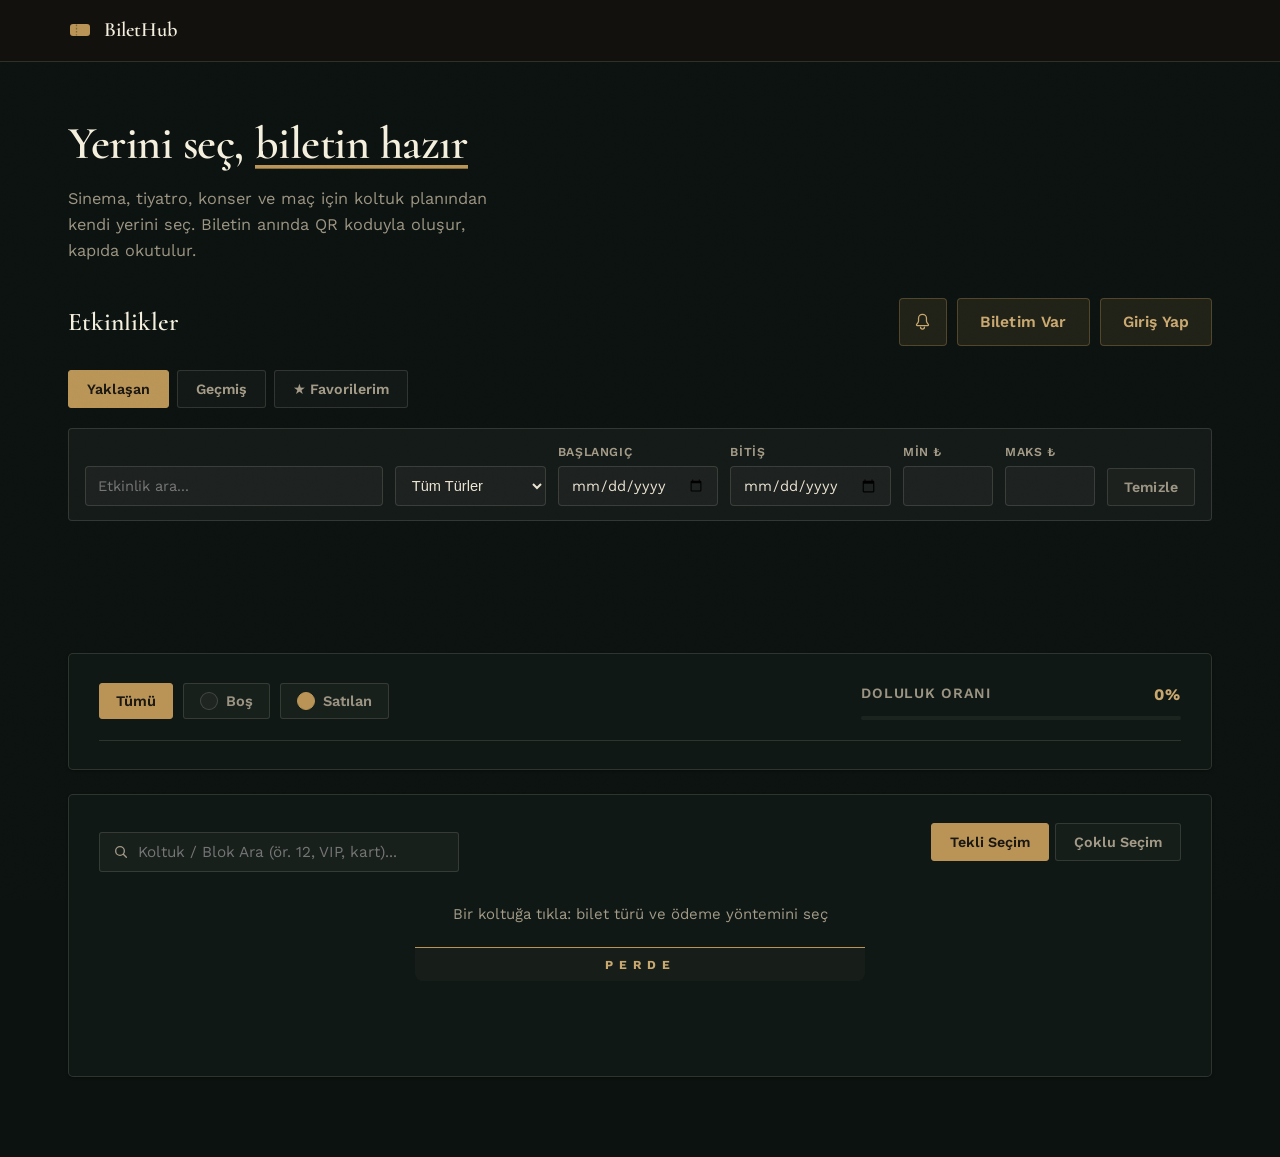
<file: index.html>
<!DOCTYPE html>
<html lang="tr">
<head>
<meta charset="UTF-8">
<meta name="viewport" content="width=device-width, initial-scale=1.0">
<title>BiletHub</title>
<meta name="description" content="Sinema tarzı koltuk yerleşim ve bilet satış sistemi — misafir, satış ve yönetici rollü, çoklu cihaz senkronizasyonlu.">
<link rel="icon" type="image/svg+xml" href="favicon.svg">
<meta name="theme-color" content="#0B120F">
<link rel="preconnect" href="https://fonts.googleapis.com">
<link rel="preconnect" href="https://fonts.gstatic.com" crossorigin>
<link href="https://fonts.googleapis.com/css2?family=Cormorant:wght@500;600&family=Work+Sans:wght@400;500;600;700&display=swap" rel="stylesheet">
<link rel="stylesheet" href="style.css">
</head>
<body data-page="public">

<!-- Zeminde yüzen dekoratif kapsüller — tamamen görsel, ekran okuyucudan gizli -->
<div class="bg-decor" aria-hidden="true"><span></span><span></span><span></span><span></span></div>

<!-- ============ LOGIN GATE ============ -->
<!-- Bu, halka açık site — personel girişi burada yok, bkz. admin.html.
     Misafir için otomatik giriş yapılır (script.js), bu ekran normalde hiç
     görünmez; JS gecikirse diye bir yedek olarak duruyor. -->
<div class="login-gate" id="loginGate">
  <div class="login-card">
    <div class="login-icon" aria-hidden="true">
      <svg width="34" height="34" viewBox="0 0 24 24" fill="none">
        <mask id="ticketMaskLogin"><rect width="24" height="24" fill="#fff"/><circle cx="2" cy="12" r="2.6"/><circle cx="22" cy="12" r="2.6"/></mask>
        <rect x="2" y="6" width="20" height="12" rx="3" fill="currentColor" mask="url(#ticketMaskLogin)"/>
        <line x1="8.5" y1="6.6" x2="8.5" y2="17.4" stroke="rgba(0,0,0,0.32)" stroke-width="1.3" stroke-dasharray="1.6 1.6"/>
      </svg>
    </div>
    <h1>BiletHub</h1>
    <p class="login-sub">Etkinlikleri görüntülemek ve bilet almak için devam et.</p>

    <div class="login-actions">
      <button class="btn btn-gold" id="guestLoginBtn" type="button">Devam Et</button>
    </div>

    <div class="login-password-row" id="passwordRow" hidden>
      <div class="login-password-inline">
        <input type="password" id="passwordInput" placeholder="Şifre" autocomplete="current-password">
        <button class="btn btn-gold" id="passwordSubmit" type="button">Giriş Yap</button>
      </div>
    </div>
    <p class="login-error" id="loginError" hidden>Hatalı şifre, tekrar dene.</p>
  </div>
</div>

<!-- ============ APP ============ -->
<div class="app-root" id="appRoot" hidden>

<header class="topbar">
  <div class="topbar-inner">
    <div class="brand">
      <span class="brand-icon" aria-hidden="true">
        <svg width="24" height="24" viewBox="0 0 24 24" fill="none">
          <mask id="ticketMaskBrand"><rect width="24" height="24" fill="#fff"/><circle cx="2" cy="12" r="2.6"/><circle cx="22" cy="12" r="2.6"/></mask>
          <rect x="2" y="6" width="20" height="12" rx="3" fill="currentColor" mask="url(#ticketMaskBrand)"/>
          <line x1="8.5" y1="6.6" x2="8.5" y2="17.4" stroke="rgba(0,0,0,0.32)" stroke-width="1.3" stroke-dasharray="1.6 1.6"/>
        </svg>
      </span>
      <span>BiletHub</span>
    </div>
    <div class="topbar-actions">
      <button class="btn btn-ghost" id="backToEventsBtn" type="button" hidden>← Etkinlikler</button>
      <span class="event-name-badge" id="currentEventNameBadge" hidden></span>
      <span class="role-badge" id="roleBadge">Misafir</span>
      <button class="btn btn-ghost admin-only" id="resetAllBtn" type="button" hidden>Tümünü Sıfırla</button>
      <button class="btn btn-ghost" id="logoutBtn" type="button">Çıkış</button>
    </div>
  </div>
</header>

<div class="event-list-view" id="eventListView">

  <!-- Hero — yalnızca halka açık sitede; personel sayfalarında yok. Marka adı
       üst çubukta zaten yazıyor, burada tekrarlanmıyor. -->
  <section class="hero">
    <h1 class="hero-title">Yerini seç, <span class="hero-mark">biletin hazır</span></h1>
    <p class="hero-sub">
      Sinema, tiyatro, konser ve maç için koltuk planından kendi yerini seç.
      Biletin anında QR koduyla oluşur, kapıda okutulur.
    </p>
    <p class="hero-meta" id="heroMeta" hidden></p>
  </section>

  <div class="event-list-header">
    <h2>Etkinlikler</h2>
    <div class="event-list-header-actions">
      <div class="notif-wrap">
        <button class="btn btn-ghost-gold notif-bell" id="notifBellBtn" type="button" aria-label="Bildirimler">
          <svg viewBox="0 0 24 24" fill="none" stroke="currentColor" stroke-width="1.6" stroke-linecap="round" stroke-linejoin="round">
            <path d="M12 3a5 5 0 0 0-5 5v3.2c0 .9-.32 1.77-.9 2.47L4.6 15.6c-.5.63-.05 1.55.75 1.55h13.3c.8 0 1.25-.92.75-1.55l-1.5-1.93c-.58-.7-.9-1.57-.9-2.47V8a5 5 0 0 0-5-5z"/>
            <path d="M9.5 19a2.5 2.5 0 0 0 5 0"/>
          </svg>
          <span class="notif-badge" id="notifBadge" hidden>0</span>
        </button>
        <div class="notif-panel" id="notifPanel" hidden>
          <div class="notif-panel-header">Bildirimler</div>
          <div class="notif-panel-list" id="notifPanelList"></div>
        </div>
      </div>
      <button class="btn btn-ghost-gold" id="openMyTicketBtn" type="button">Biletim Var</button>
      <button class="btn btn-ghost-gold" id="emailLoginBtn" type="button">Giriş Yap</button>
      <button class="btn btn-ghost" id="topbarLogoutBtn" type="button" hidden>Çıkış</button>
      <button class="btn btn-gold admin-only" id="createEventBtn" type="button">+ Yeni Etkinlik</button>
    </div>
  </div>
  <div class="event-view-tabs">
    <button class="mode-chip is-active" id="eventViewUpcoming" type="button">Yaklaşan</button>
    <button class="mode-chip" id="eventViewPast" type="button">Geçmiş</button>
    <button class="mode-chip" id="eventViewFavorites" type="button">★ Favorilerim</button>
  </div>
  <div class="event-filter-bar">
    <input type="text" id="eventFilterName" class="event-filter-name" maxlength="60" placeholder="Etkinlik ara...">
    <select id="eventFilterVenue">
      <option value="">Tüm Türler</option>
      <option value="sinema">Sinema</option>
      <option value="tiyatro">Tiyatro</option>
      <option value="konser">Konser / Etkinlik</option>
      <option value="futbol">Futbol Sahası</option>
      <option value="genel">Genel Etkinlik</option>
    </select>
    <label class="event-filter-date"><span>Başlangıç</span><input type="date" id="eventFilterDateFrom"></label>
    <label class="event-filter-date"><span>Bitiş</span><input type="date" id="eventFilterDateTo"></label>
    <label class="event-filter-price"><span>Min ₺</span><input type="number" id="eventFilterPriceMin" min="0" step="1"></label>
    <label class="event-filter-price"><span>Maks ₺</span><input type="number" id="eventFilterPriceMax" min="0" step="1"></label>
    <button class="btn btn-ghost btn-sm" id="eventFilterClearBtn" type="button">Temizle</button>
  </div>

  <p class="event-empty-hint" id="eventEmptyHint" hidden>Henüz etkinlik yok.</p>
  <p class="event-empty-hint" id="eventFilterEmptyHint" hidden>Bu filtrelere uyan etkinlik yok.</p>
  <div class="event-grid" id="eventGrid"></div>
</div>

<main class="page" id="eventDetailView" hidden>

  <p class="event-note-display" id="eventNoteDisplay" hidden></p>

  <section class="panel settings-panel admin-only">
    <div id="layoutControls">
      <div class="settings-row">
        <label class="field">
          <span>Sütun Sayısı (En)</span>
          <input type="number" id="colsInput" min="1" max="40" value="10" inputmode="numeric">
        </label>
        <label class="field">
          <span>Satır Sayısı (Boy)</span>
          <input type="number" id="rowsInput" min="1" max="30" value="8" inputmode="numeric">
        </label>
        <div class="field field-static">
          <span>Toplam Koltuk</span>
          <strong id="totalPreview">80</strong>
        </div>
        <button class="btn btn-primary" id="generateBtn" type="button">Düzeni Oluştur</button>
      </div>

      <div class="presets" role="group" aria-label="Hazır düzenler">
        <button class="preset-chip" data-cols="6" data-rows="5" type="button">6×5</button>
        <button class="preset-chip" data-cols="10" data-rows="8" type="button">10×8</button>
        <button class="preset-chip" data-cols="12" data-rows="10" type="button">12×10</button>
        <button class="preset-chip" data-cols="16" data-rows="12" type="button">16×12</button>
      </div>
    </div>

    <p class="stadium-note" id="stadiumNote" hidden>Futbol Sahası düzeni sabit bir stadyum şemasıdır (tribün blokları) — sütun/satır ayarı bu türde geçerli değil.</p>

    <div class="venue-type-row">
      <span class="ticket-prices-label">Etkinlik Türü:</span>
      <div class="presets" id="venueTypeChips" role="group" aria-label="Etkinlik türü">
        <button class="preset-chip" data-venue="sinema" type="button">Sinema</button>
        <button class="preset-chip" data-venue="tiyatro" type="button">Tiyatro</button>
        <button class="preset-chip" data-venue="konser" type="button">Konser / Etkinlik</button>
        <button class="preset-chip" data-venue="futbol" type="button">Futbol Sahası</button>
        <button class="preset-chip" data-venue="genel" type="button">Genel Etkinlik</button>
      </div>
    </div>

    <div class="ticket-prices" id="generalCapacitySection" hidden>
      <span class="ticket-prices-label">Kapasite:</span>
      <div class="payment-method-row">
        <label class="dynamic-toggle"><input type="checkbox" id="generalLimitedCheckbox"><span>Sınırlı Bilet</span></label>
      </div>
      <div class="poster-row" id="generalCapacityInputRow">
        <input type="number" id="generalCapacityInput" min="1" step="1" placeholder="Toplam kişi sayısı">
        <button class="btn btn-primary btn-sm" id="saveGeneralCapacityBtn" type="button">Kaydet</button>
      </div>
      <span class="ticket-prices-label" style="margin-top:12px;display:block;">Tek Seferde Alınabilecek Maksimum:</span>
      <div class="poster-row">
        <input type="number" id="generalMaxPerPurchaseInput" min="1" step="1" placeholder="Sınırsız (boş bırakılabilir)">
        <button class="btn btn-primary btn-sm" id="saveGeneralMaxPerPurchaseBtn" type="button">Kaydet</button>
      </div>
    </div>

    <div class="ticket-prices" id="tierPanelSection">
      <span class="ticket-prices-label">Bilet Türleri ve Fiyatları:</span>
      <div class="tier-list" id="tierList"></div>
      <div class="tier-add-row">
        <input type="text" id="newTierName" placeholder="Yeni bilet türü (ör. Engelli)" maxlength="20">
        <input type="number" id="newTierPrice" placeholder="Fiyat (₺)" min="0" step="1">
        <button class="btn btn-primary btn-sm" id="addTierBtn" type="button">+ Ekle</button>
      </div>
    </div>

    <div class="ticket-prices" id="discountPanelSection">
      <span class="ticket-prices-label">İndirim Kodları:</span>
      <div class="discount-list" id="discountList"></div>
      <div class="discount-add-row">
        <input type="text" id="newDiscountCode" placeholder="Kod (ör. ERKEN10)" maxlength="20">
        <select id="newDiscountType">
          <option value="percent">%</option>
          <option value="fixed">₺</option>
        </select>
        <input type="number" id="newDiscountValue" placeholder="Değer" min="0" step="1">
        <input type="number" id="newDiscountMaxUses" placeholder="Limit (opsiyonel)" min="1" step="1">
        <button class="btn btn-primary btn-sm" id="addDiscountBtn" type="button">+ Ekle</button>
      </div>
    </div>

    <div class="ticket-prices">
      <span class="ticket-prices-label">Afiş Görseli:</span>
      <div class="poster-row">
        <input type="url" id="eventPosterInput" maxlength="500" placeholder="https://... (boş bırakılabilir)">
        <button class="btn btn-primary btn-sm" id="savePosterBtn" type="button">Kaydet</button>
      </div>
      <img class="poster-preview" id="posterPreview" alt="" hidden>
    </div>

    <div class="ticket-prices">
      <span class="ticket-prices-label">Etkinlik Notu:</span>
      <div class="poster-row">
        <input type="text" id="eventNoteInput" maxlength="300" placeholder="Misafirlere gösterilecek not (ör. Kapılar 19:00'da açılır) — boş bırakılabilir">
        <button class="btn btn-primary btn-sm" id="saveNoteBtn" type="button">Kaydet</button>
      </div>
    </div>

    <div class="ticket-prices">
      <span class="ticket-prices-label">Tarih:</span>
      <div class="poster-row">
        <input type="date" id="eventStartDateInput">
        <button class="btn btn-primary btn-sm" id="saveStartDateBtn" type="button">Kaydet</button>
      </div>
    </div>

    <div class="ticket-prices">
      <span class="ticket-prices-label">Bitiş Tarihi:</span>
      <div class="poster-row">
        <input type="date" id="eventEndDateInput">
        <button class="btn btn-primary btn-sm" id="saveEndDateBtn" type="button">Kaydet</button>
      </div>
    </div>

    <div class="ticket-prices">
      <span class="ticket-prices-label">Ödeme Yöntemleri:</span>
      <div class="payment-method-row">
        <label class="dynamic-toggle"><input type="checkbox" id="paymentMethodKart"><span>Kart</span></label>
        <label class="dynamic-toggle"><input type="checkbox" id="paymentMethodNakit"><span>Nakit</span></label>
        <button class="btn btn-primary btn-sm" id="savePaymentMethodsBtn" type="button">Kaydet</button>
      </div>
    </div>

    <div class="ticket-prices">
      <span class="ticket-prices-label">Dinamik Fiyatlandırma:</span>
      <label class="dynamic-toggle">
        <input type="checkbox" id="dynEnabled">
        <span>Doluluk arttıkça fiyatı otomatik yükselt</span>
      </label>
      <div class="dynamic-row">
        <label class="field">
          <span>Doluluk eşiği (%)</span>
          <input type="number" id="dynThreshold" min="1" max="100" step="1" value="80">
        </label>
        <label class="field">
          <span>Fiyat artışı (%)</span>
          <input type="number" id="dynIncrease" min="1" max="200" step="1" value="10">
        </label>
        <button class="btn btn-primary btn-sm" id="saveDynBtn" type="button">Kaydet</button>
      </div>
      <p class="dynamic-note" id="dynStatusNote"></p>
    </div>
  </section>

  <section class="panel status-panel">
    <div class="status-top">
      <div class="legend" id="gridFilters" role="group" aria-label="Koltuk filtreleri">
        <button class="filter-chip is-active" data-filter="all" type="button">Tümü</button>
        <button class="filter-chip" data-filter="empty" type="button"><i class="swatch empty"></i> Boş</button>
        <button class="filter-chip" data-filter="sold" type="button"><i class="swatch sold-swatch"></i> Satılan</button>
      </div>

      <div class="capacity-container">
        <div class="capacity-label">
          <span>Doluluk Oranı</span>
          <strong id="capacityPercent">0%</strong>
        </div>
        <div class="capacity-bar-bg">
          <div class="capacity-bar" id="capacityBar" style="width: 0%"></div>
        </div>
      </div>
    </div>

    <div class="stats editor-only" id="stats" aria-live="polite">
      <div class="stat"><strong id="statTotal">0</strong><span>Toplam</span></div>
      <div class="stat"><strong id="statEmpty">0</strong><span>Boş</span></div>
      <div class="stat"><strong id="statSold">0</strong><span>Satılan</span></div>
      <div class="stat admin-only"><strong id="statRevenue">0 ₺</strong><span>Gelir</span></div>
    </div>
  </section>

  <section class="panel revenue-panel admin-only" id="revenuePanel">
    <h3 class="revenue-title">
      <svg viewBox="0 0 24 24" width="18" height="18" fill="none" stroke="currentColor" stroke-width="1.8" aria-hidden="true">
        <circle cx="12" cy="12" r="8.5"/>
        <path d="M12 7.5v9M9.5 9.5h4a2 2 0 0 1 0 4h-3a2 2 0 0 0 0 4h4.5"/>
      </svg>
      Ciro Özeti
    </h3>
    <div class="revenue-breakdown" id="revenueBreakdown"></div>
    <div class="revenue-breakdown" id="paymentBreakdown"></div>

    <div class="sales-chart" id="salesChart" hidden>
      <h4 class="sales-chart-title">Günlük Satış</h4>
      <div class="sales-chart-body" id="salesChartBody"></div>
    </div>
  </section>

  <section class="panel grid-panel">
    <div class="grid-toolbar">
      <div class="search-box">
        <span class="search-icon" aria-hidden="true">
          <svg viewBox="0 0 24 24" width="16" height="16" fill="none" stroke="currentColor" stroke-width="2">
            <circle cx="10.5" cy="10.5" r="6.5"/>
            <path d="M15.5 15.5L20 20" stroke-linecap="round"/>
          </svg>
        </span>
        <input type="text" id="seatSearchInput" placeholder="Koltuk / Blok Ara (ör. 12, VIP, kart)..." maxlength="30">
        <button id="clearSearchBtn" type="button" hidden>×</button>
      </div>

      <div class="bulk-toolbar" id="bulkToolbar">
        <div class="bulk-mode-toggle" role="group" aria-label="Seçim modu">
          <button class="mode-chip is-active" id="singleModeBtn" type="button">Tekli Seçim</button>
          <button class="mode-chip" id="bulkModeBtn" type="button">Çoklu Seçim</button>
          <button class="mode-chip admin-only" id="accessModeBtn" type="button">♿ İşaretle</button>
        </div>
        <button class="btn btn-gold btn-sm" id="startBulkSaleBtn" type="button" hidden><span id="startBulkSaleLabel">Satışa Başla</span> (<span id="bulkCount">0</span>)</button>
        <button class="btn btn-ghost-gold btn-sm editor-only" id="openCheckinBtn" type="button">Bilet Doğrula</button>
      </div>
    </div>

    <p class="grid-hint" id="gridHint">Bir koltuğa tıkla: bilet türü ve ödeme yöntemini seç</p>

    <div class="screen-curve" id="screenAccent" aria-hidden="true"><span>PERDE</span></div>
    <div class="grid-scroll">
      <div class="seat-grid" id="seatGrid"></div>
    </div>
    <div class="stadium-legend" id="stadiumLegend" hidden></div>
  </section>

</main>

<div class="toast" id="toast" hidden></div>

</div>

<!-- ============ SEAT MODAL (satış akışı) ============ -->
<div class="modal-overlay" id="seatModalOverlay" hidden>
  <div class="modal seat-modal" role="dialog" aria-modal="true" aria-labelledby="seatModalTitle">
    <button class="modal-close" id="seatModalClose" type="button" aria-label="Kapat">
      <svg viewBox="0 0 24 24" width="18" height="18" fill="none" stroke="currentColor" stroke-width="2">
        <path d="M6 6l12 12M18 6L6 18"/>
      </svg>
    </button>
    <h3 id="seatModalTitle">Koltuk</h3>
    <p class="hold-countdown" id="holdCountdown" hidden></p>

    <div class="modal-step-panel" data-panel="quantity" hidden>
      <p class="modal-subhead">Kaç Kişi Katılacak?</p>
      <input type="number" id="generalQuantityInput" class="buyer-name-input" min="1" step="1" value="1">
      <p class="buyer-note" id="generalQuantityNote"></p>
      <button class="btn btn-primary" id="generalQuantityContinueBtn" type="button">Katıl</button>
    </div>

    <div class="modal-step-panel" data-panel="tier">
      <p class="modal-subhead">1. Bilet Türü Seç</p>
      <div class="modal-choice-row" id="modalTierButtons"></div>
    </div>

    <div class="modal-step-panel" data-panel="buyer" hidden>
      <p class="modal-subhead">2. Alıcı Bilgisi</p>
      <input type="text" id="buyerNameInput" class="buyer-name-input" maxlength="60" placeholder="Ad Soyad">
      <input type="email" id="buyerEmailInput" class="buyer-name-input" maxlength="100" placeholder="E-posta (opsiyonel — 'Biletlerim' için)">
      <p class="buyer-note" id="buyerNoteText"></p>
      <button class="btn btn-primary" id="buyerContinueBtn" type="button">Devam Et</button>
    </div>

    <div class="modal-step-panel" data-panel="payment" hidden>
      <p class="modal-subhead">3. Ödeme Yöntemi</p>
      <p class="payment-disclaimer" id="paymentDisclaimer" hidden>Bu demo bir sistemdir — seçim sadece kayıt amaçlıdır, gerçek bir ödeme alınmaz.</p>

      <div class="discount-row">
        <input type="text" id="discountCodeInput" placeholder="İndirim Kodu (opsiyonel)" maxlength="30">
        <button class="btn btn-ghost-gold btn-sm" id="applyDiscountBtn" type="button">Uygula</button>
      </div>
      <p class="discount-note" id="discountNoteText" hidden></p>
      <p class="price-summary" id="priceSummaryText"></p>

      <label class="legal-consent-row" id="legalConsentRow" hidden>
        <input type="checkbox" id="legalConsentCheckbox">
        <span><a href="legal.html" target="_blank" rel="noopener">Mesafeli Satış Sözleşmesi ve KVKK Aydınlatma Metni</a>'ni okudum, kabul ediyorum.</span>
      </label>

      <div class="modal-choice-row">
        <button class="choice-btn" data-payment="kart" type="button">Kart</button>
        <button class="choice-btn" data-payment="nakit" type="button">Nakit</button>
      </div>
    </div>

    <div class="modal-step-panel" data-panel="info" hidden>
      <p class="modal-subhead">Koltuk Bilgisi</p>
      <p class="modal-info-text" id="modalInfoText"></p>
      <div class="modal-info-actions">
        <button class="btn btn-ghost-gold editor-only" id="viewTicketBtn" type="button" hidden>Bileti Görüntüle</button>
        <button class="btn btn-ghost-gold editor-only" id="modalClearSeatBtn" type="button">Koltuğu Boşalt</button>
      </div>
    </div>
  </div>
</div>

<!-- ============ CREATE EVENT MODAL ============ -->
<div class="modal-overlay" id="createEventOverlay" hidden>
  <div class="modal" role="dialog" aria-modal="true" aria-labelledby="createEventTitle">
    <button class="modal-close" id="createEventClose" type="button" aria-label="Kapat">
      <svg viewBox="0 0 24 24" width="18" height="18" fill="none" stroke="currentColor" stroke-width="2">
        <path d="M6 6l12 12M18 6L6 18"/>
      </svg>
    </button>
    <h3 id="createEventTitle">Yeni Etkinlik</h3>

    <div class="event-form">
      <label class="field">
        <span>Etkinlik Adı</span>
        <input type="text" id="newEventName" maxlength="60" placeholder="ör. Interstellar Gösterimi">
      </label>
      <label class="field">
        <span>Tarih</span>
        <input type="date" id="newEventDate">
      </label>
      <label class="field">
        <span>Bitiş Tarihi (opsiyonel, birden fazla gün süren etkinlikler için)</span>
        <input type="date" id="newEventEndDate">
      </label>
      <label class="field">
        <span>Afiş Görseli URL (opsiyonel)</span>
        <input type="url" id="newEventPoster" maxlength="500" placeholder="https://...">
      </label>
      <label class="field">
        <span>Etkinlik Türü</span>
        <select id="newEventVenue">
          <option value="sinema">Sinema</option>
          <option value="tiyatro">Tiyatro</option>
          <option value="konser">Konser / Etkinlik</option>
          <option value="futbol">Futbol Sahası</option>
          <option value="genel">Genel Etkinlik</option>
        </select>
      </label>
      <div class="settings-row" id="newEventDimsRow">
        <label class="field">
          <span>Sütun Sayısı</span>
          <input type="number" id="newEventCols" min="1" max="40" value="10">
        </label>
        <label class="field">
          <span>Satır Sayısı</span>
          <input type="number" id="newEventRows" min="1" max="30" value="8">
        </label>
      </div>
      <p class="stadium-note" id="newEventStadiumNote" hidden>Futbol Sahası için sabit 44 bloklu stadyum düzeni kullanılır.</p>
      <div class="payment-method-row" id="newEventLimitedRow" hidden>
        <label class="dynamic-toggle"><input type="checkbox" id="newEventLimitedCheckbox"><span>Sınırlı Bilet</span></label>
        <input type="number" id="newEventCapacityInput" min="1" step="1" placeholder="Toplam kişi sayısı" hidden>
      </div>
      <label class="field" id="newEventMaxPerPurchaseRow" hidden>
        <span>Tek Seferde Alınabilecek Maksimum (opsiyonel)</span>
        <input type="number" id="newEventMaxPerPurchaseInput" min="1" step="1" placeholder="Sınırsız">
      </label>
      <div class="payment-method-row" id="newEventPaymentRow">
        <span class="ticket-prices-label">Ödeme Yöntemleri:</span>
        <label class="dynamic-toggle"><input type="checkbox" id="newEventPaymentKart" checked><span>Kart</span></label>
        <label class="dynamic-toggle"><input type="checkbox" id="newEventPaymentNakit" checked><span>Nakit</span></label>
      </div>
      <button class="btn btn-primary" id="submitCreateEventBtn" type="button">Etkinliği Oluştur</button>
    </div>
  </div>
</div>

<!-- ============ TICKET VIEW MODAL ============ -->
<div class="modal-overlay" id="ticketViewOverlay" hidden>
  <div class="modal ticket-modal" role="dialog" aria-modal="true" aria-labelledby="ticketViewTitle">
    <button class="modal-close" id="ticketViewClose" type="button" aria-label="Kapat">
      <svg viewBox="0 0 24 24" width="18" height="18" fill="none" stroke="currentColor" stroke-width="2">
        <path d="M6 6l12 12M18 6L6 18"/>
      </svg>
    </button>
    <h3 id="ticketViewTitle">Biletiniz Hazır</h3>

    <div class="ticket-card" id="ticketCard">
      <div class="ticket-stub-main">
        <div class="ticket-event-name" id="ticketEventName"></div>
        <div class="ticket-seat-label" id="ticketSeatLabel"></div>
        <div class="ticket-tier-label" id="ticketTierLabel"></div>
        <div class="ticket-buyer-name" id="ticketBuyerName" hidden></div>
        <div class="ticket-qr" id="ticketQrHolder"></div>
        <div class="ticket-code" id="ticketCodeText"></div>
        <p class="ticket-checkin-status" id="ticketCheckinStatus"></p>
      </div>
      <div class="ticket-perf" aria-hidden="true"></div>
      <div class="ticket-side"><span>Admit One</span></div>
    </div>

    <div class="ticket-actions">
      <button class="btn btn-ghost-gold" id="ticketPrintBtn" type="button">Yazdır</button>
      <button class="btn btn-gold" id="ticketCloseBtn" type="button">Kapat</button>
    </div>
    <button class="btn btn-danger-ghost ticket-cancel-btn" id="ticketCancelBtn" type="button" hidden>Bileti İptal Et</button>
  </div>
</div>

<!-- ============ CHECK-IN (BİLET DOĞRULA) MODAL ============ -->
<div class="modal-overlay" id="checkinOverlay" hidden>
  <div class="modal" role="dialog" aria-modal="true" aria-labelledby="checkinTitle">
    <button class="modal-close" id="checkinClose" type="button" aria-label="Kapat">
      <svg viewBox="0 0 24 24" width="18" height="18" fill="none" stroke="currentColor" stroke-width="2">
        <path d="M6 6l12 12M18 6L6 18"/>
      </svg>
    </button>
    <h3 id="checkinTitle">Bilet Doğrula</h3>

    <div class="checkin-form">
      <input type="text" id="checkinCodeInput" placeholder="Bilet kodu (ör. TKT-...)" maxlength="40">
      <button class="btn btn-primary" id="checkinVerifyBtn" type="button">Doğrula</button>
      <button class="btn btn-ghost-gold" id="checkinScanBtn" type="button">Kamerayla Tara</button>

      <div class="scanner-box" id="scannerBox" hidden>
        <video id="scannerVideo" playsinline muted></video>
        <button class="btn btn-ghost btn-sm" id="scannerStopBtn" type="button">Taramayı Durdur</button>
      </div>
      <p class="scanner-note" id="scannerNote" hidden></p>

      <div class="checkin-result" id="checkinResult" hidden></div>
    </div>
  </div>
</div>

<!-- ============ BİLETİM VAR MODAL ============ -->
<div class="modal-overlay" id="myTicketOverlay" hidden>
  <div class="modal" role="dialog" aria-modal="true" aria-labelledby="myTicketTitle">
    <button class="modal-close" id="myTicketClose" type="button" aria-label="Kapat">
      <svg viewBox="0 0 24 24" width="18" height="18" fill="none" stroke="currentColor" stroke-width="2">
        <path d="M6 6l12 12M18 6L6 18"/>
      </svg>
    </button>
    <h3 id="myTicketTitle">Biletim Var</h3>
    <p class="buyer-note">Satın alırken sana gösterilen bilet kodunu gir.</p>

    <div class="checkin-form">
      <input type="text" id="myTicketCodeInput" placeholder="Bilet kodu (ör. TKT-...)" maxlength="40">
      <button class="btn btn-primary" id="myTicketFindBtn" type="button">Bul</button>
      <div class="checkin-result" id="myTicketResult" hidden></div>
    </div>

    <div class="my-ticket-history" id="myTicketHistory" hidden>
      <p class="buyer-note">Bu cihazda daha önce aldığın biletler:</p>
      <div class="my-ticket-history-list" id="myTicketHistoryList"></div>
    </div>
  </div>
</div>

<!-- ============ E-POSTA İLE GİRİŞ MODAL ============ -->
<!-- Gerçek bir Supabase Auth e-posta OTP akışı — kod client'ta ÜRETİLMİYOR,
     Supabase kendi sunucusundan gerçek bir e-posta gönderiyor
     (signInWithOtp/verifyOtp, bkz. script.js). -->
<div class="modal-overlay" id="emailLoginOverlay" hidden>
  <div class="modal" role="dialog" aria-modal="true" aria-labelledby="emailLoginTitle">
    <button class="modal-close" id="emailLoginClose" type="button" aria-label="Kapat">
      <svg viewBox="0 0 24 24" width="18" height="18" fill="none" stroke="currentColor" stroke-width="2">
        <path d="M6 6l12 12M18 6L6 18"/>
      </svg>
    </button>
    <h3 id="emailLoginTitle">Giriş Yap</h3>

    <div class="email-step-panel" data-email-panel="email">
      <div class="auth-tabs">
        <button class="mode-chip is-active" id="authTabLogin" data-auth-tab="login" type="button">Giriş Yap</button>
        <button class="mode-chip" id="authTabSignup" data-auth-tab="signup" type="button">Kayıt Ol</button>
      </div>
      <p class="buyer-note" id="emailLoginNote">E-posta ve şifreni gir.</p>
      <div class="signup-name-row" id="signupNameRow" hidden>
        <input type="text" id="signupFirstNameInput" class="buyer-name-input" maxlength="60" placeholder="Ad" autocomplete="given-name">
        <input type="text" id="signupLastNameInput" class="buyer-name-input" maxlength="60" placeholder="Soyad" autocomplete="family-name">
      </div>
      <input type="email" id="emailLoginEmailInput" class="buyer-name-input" maxlength="100" placeholder="E-posta adresi" autocomplete="email">
      <input type="password" id="emailLoginPasswordInput" class="buyer-name-input" maxlength="72" placeholder="Şifre" autocomplete="current-password">
      <button class="btn btn-primary" id="emailLoginSendBtn" type="button">Giriş Yap</button>
      <button class="link-btn" id="forgotPasswordBtn" type="button">Şifremi unuttum</button>
      <p class="login-error" id="emailLoginError" hidden></p>
      <p class="login-info-note" id="emailLoginInfoNote" hidden></p>
    </div>

    <div class="email-step-panel" data-email-panel="forgot" hidden>
      <p class="buyer-note">Şifreni sıfırlamak için e-postanı gir, sana bir sıfırlama linki gönderelim.</p>
      <input type="email" id="forgotEmailInput" class="buyer-name-input" maxlength="100" placeholder="E-posta adresi" autocomplete="email">
      <button class="btn btn-primary" id="forgotSendBtn" type="button">Sıfırlama Linki Gönder</button>
      <button class="link-btn" id="forgotBackBtn" type="button">← Girişe dön</button>
      <p class="login-error" id="forgotErrorEl" hidden></p>
      <p class="login-info-note" id="forgotInfoNote" hidden></p>
    </div>

    <div class="email-step-panel" data-email-panel="reset" hidden>
      <p class="buyer-note">Hesabın için yeni bir şifre belirle.</p>
      <input type="password" id="resetPasswordInput" class="buyer-name-input" maxlength="72" placeholder="Yeni şifre" autocomplete="new-password">
      <button class="btn btn-primary" id="resetConfirmBtn" type="button">Şifreyi Güncelle</button>
      <p class="login-error" id="resetErrorEl" hidden></p>
    </div>

    <div class="email-step-panel" data-email-panel="tickets" hidden>
      <p class="login-success-note" id="loginSuccessNote"></p>
      <p class="buyer-note" id="myEmailTicketsNote"></p>
      <div class="my-ticket-history-list" id="myEmailTicketsList"></div>
      <button class="btn btn-ghost" id="emailLogoutBtn" type="button">Çıkış Yap</button>
    </div>
  </div>
</div>

<script src="supabase.min.js"></script>
<script src="js/core-state.js"></script>
<script src="js/event-grid.js"></script>
<script src="js/admin-panel.js"></script>
<script src="js/seat-purchase.js"></script>
<script src="js/tickets.js"></script>
<script src="js/auth.js"></script>
<script src="js/filters-sync.js"></script>
<script src="js/events-favorites.js"></script>
<script src="js/app-bootstrap.js"></script>
</body>
</html>
</file>
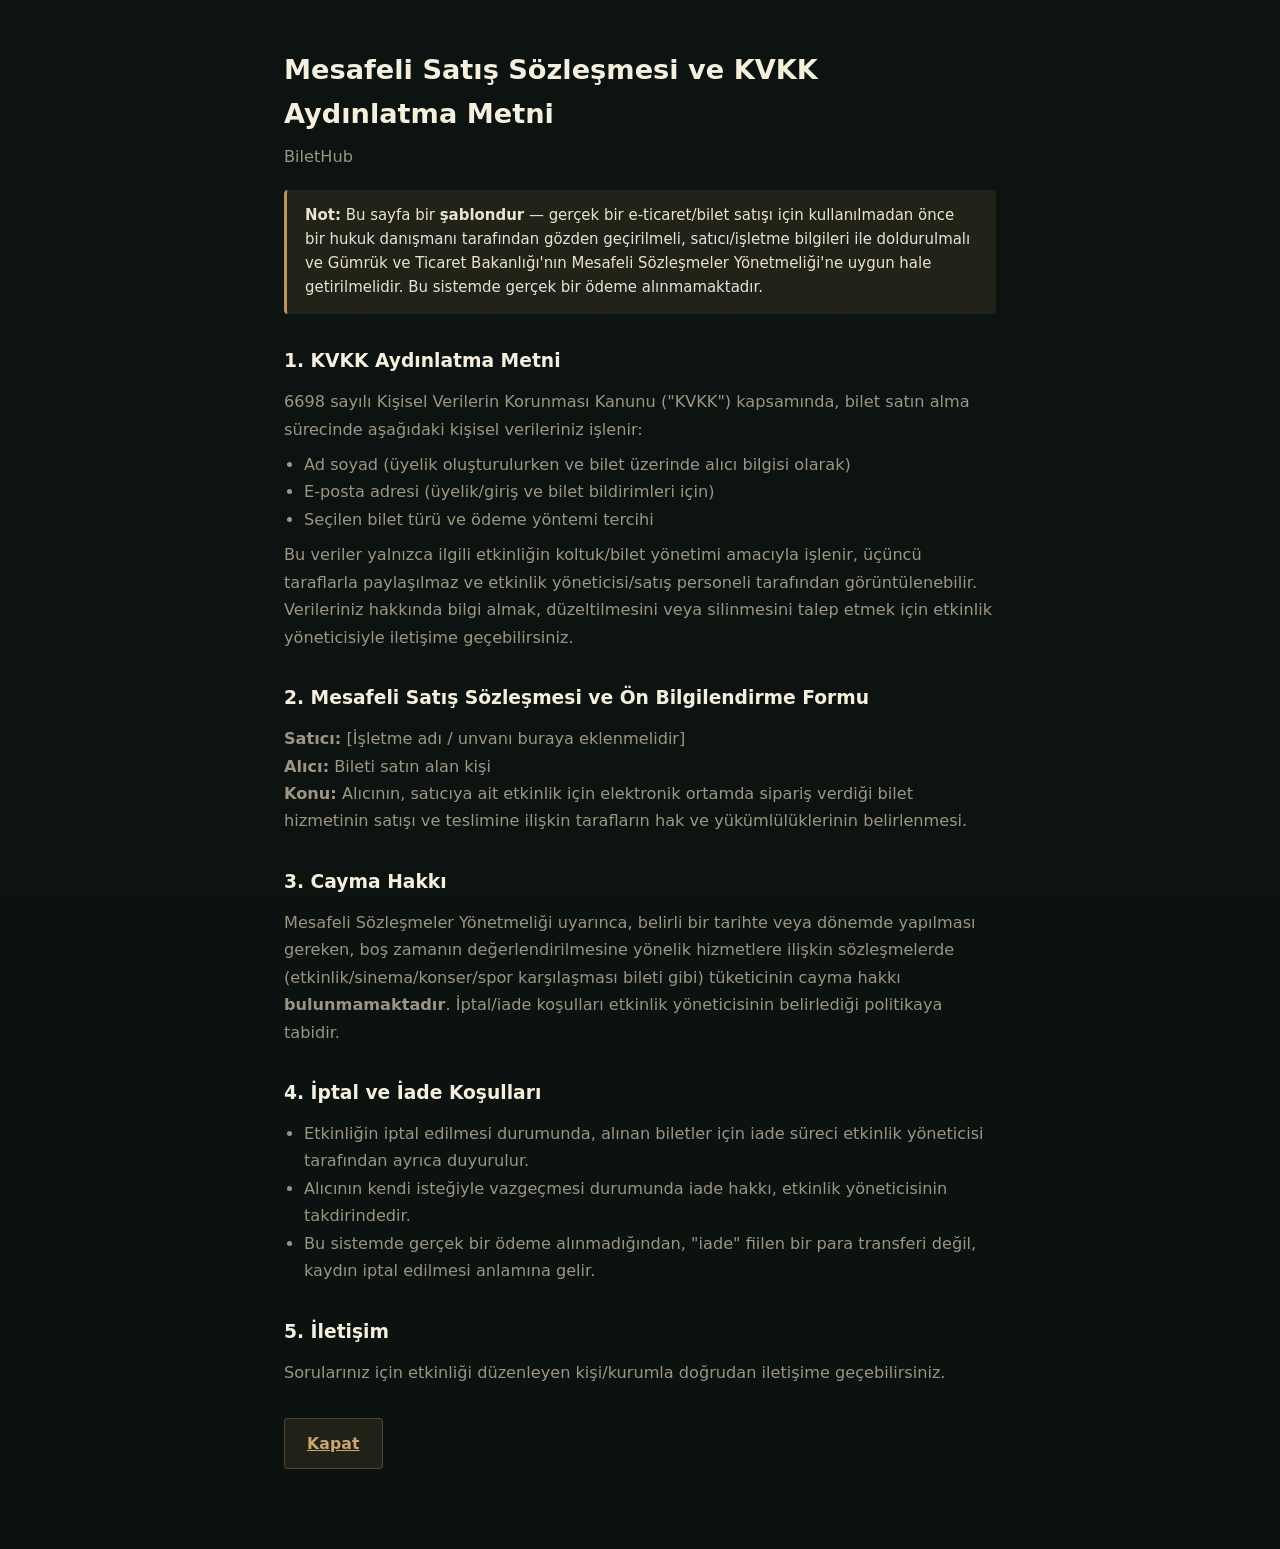
<file: legal.html>
<!DOCTYPE html>
<html lang="tr">
<head>
<meta charset="UTF-8">
<meta name="viewport" content="width=device-width, initial-scale=1.0">
<title>Mesafeli Satış Sözleşmesi ve KVKK — BiletHub</title>
<link rel="icon" type="image/svg+xml" href="favicon.svg">
<meta name="theme-color" content="#0A0813">
<link rel="preconnect" href="https://fonts.googleapis.com">
<link rel="preconnect" href="https://fonts.gstatic.com" crossorigin>
<link href="https://fonts.googleapis.com/css2?family=Fraunces:wght@400;500;600;700&family=Outfit:wght@400;500;600;700;800&display=swap" rel="stylesheet">
<link rel="stylesheet" href="style.css">
<style>
  .legal-page{ max-width: 760px; margin: 0 auto; padding: 48px 24px 80px; }
  .legal-page h1{ font-size: 1.6rem; font-weight: 800; margin-bottom: 8px; color: var(--text-bright); }
  .legal-page h2{ font-size: 1.1rem; font-weight: 700; margin: 32px 0 12px; color: var(--text-bright); }
  .legal-page p, .legal-page li{ color: var(--text-secondary); line-height: 1.7; font-size: .95rem; }
  .legal-page ul{ padding-left: 20px; margin: 8px 0; }
  .legal-disclaimer{
    background: var(--gold-subtle);
    border-left: 3px solid var(--gold);
    border-radius: var(--radius-sm);
    padding: 14px 18px;
    margin: 20px 0 32px;
    font-size: .88rem;
    color: var(--text);
  }
  .legal-back{ display: inline-block; margin-top: 32px; }
</style>
</head>
<body>
<div class="legal-page">
  <h1>Mesafeli Satış Sözleşmesi ve KVKK Aydınlatma Metni</h1>
  <p>BiletHub</p>

  <div class="legal-disclaimer">
    <strong>Not:</strong> Bu sayfa bir <strong>şablondur</strong> — gerçek bir e-ticaret/bilet satışı için kullanılmadan önce bir hukuk danışmanı tarafından gözden geçirilmeli, satıcı/işletme bilgileri ile doldurulmalı ve Gümrük ve Ticaret Bakanlığı'nın Mesafeli Sözleşmeler Yönetmeliği'ne uygun hale getirilmelidir. Bu sistemde gerçek bir ödeme alınmamaktadır.
  </div>

  <h2>1. KVKK Aydınlatma Metni</h2>
  <p>6698 sayılı Kişisel Verilerin Korunması Kanunu ("KVKK") kapsamında, bilet satın alma sürecinde aşağıdaki kişisel verileriniz işlenir:</p>
  <ul>
    <li>Ad soyad (üyelik oluşturulurken ve bilet üzerinde alıcı bilgisi olarak)</li>
    <li>E-posta adresi (üyelik/giriş ve bilet bildirimleri için)</li>
    <li>Seçilen bilet türü ve ödeme yöntemi tercihi</li>
  </ul>
  <p>Bu veriler yalnızca ilgili etkinliğin koltuk/bilet yönetimi amacıyla işlenir, üçüncü taraflarla paylaşılmaz ve etkinlik yöneticisi/satış personeli tarafından görüntülenebilir. Verileriniz hakkında bilgi almak, düzeltilmesini veya silinmesini talep etmek için etkinlik yöneticisiyle iletişime geçebilirsiniz.</p>

  <h2>2. Mesafeli Satış Sözleşmesi ve Ön Bilgilendirme Formu</h2>
  <p><strong>Satıcı:</strong> [İşletme adı / unvanı buraya eklenmelidir]</p>
  <p><strong>Alıcı:</strong> Bileti satın alan kişi</p>
  <p><strong>Konu:</strong> Alıcının, satıcıya ait etkinlik için elektronik ortamda sipariş verdiği bilet hizmetinin satışı ve teslimine ilişkin tarafların hak ve yükümlülüklerinin belirlenmesi.</p>

  <h2>3. Cayma Hakkı</h2>
  <p>Mesafeli Sözleşmeler Yönetmeliği uyarınca, belirli bir tarihte veya dönemde yapılması gereken, boş zamanın değerlendirilmesine yönelik hizmetlere ilişkin sözleşmelerde (etkinlik/sinema/konser/spor karşılaşması bileti gibi) tüketicinin cayma hakkı <strong>bulunmamaktadır</strong>. İptal/iade koşulları etkinlik yöneticisinin belirlediği politikaya tabidir.</p>

  <h2>4. İptal ve İade Koşulları</h2>
  <ul>
    <li>Etkinliğin iptal edilmesi durumunda, alınan biletler için iade süreci etkinlik yöneticisi tarafından ayrıca duyurulur.</li>
    <li>Alıcının kendi isteğiyle vazgeçmesi durumunda iade hakkı, etkinlik yöneticisinin takdirindedir.</li>
    <li>Bu sistemde gerçek bir ödeme alınmadığından, "iade" fiilen bir para transferi değil, kaydın iptal edilmesi anlamına gelir.</li>
  </ul>

  <h2>5. İletişim</h2>
  <p>Sorularınız için etkinliği düzenleyen kişi/kurumla doğrudan iletişime geçebilirsiniz.</p>

  <a class="btn btn-ghost-gold legal-back" href="javascript:window.close()">Kapat</a>
</div>
</body>
</html>
</file>
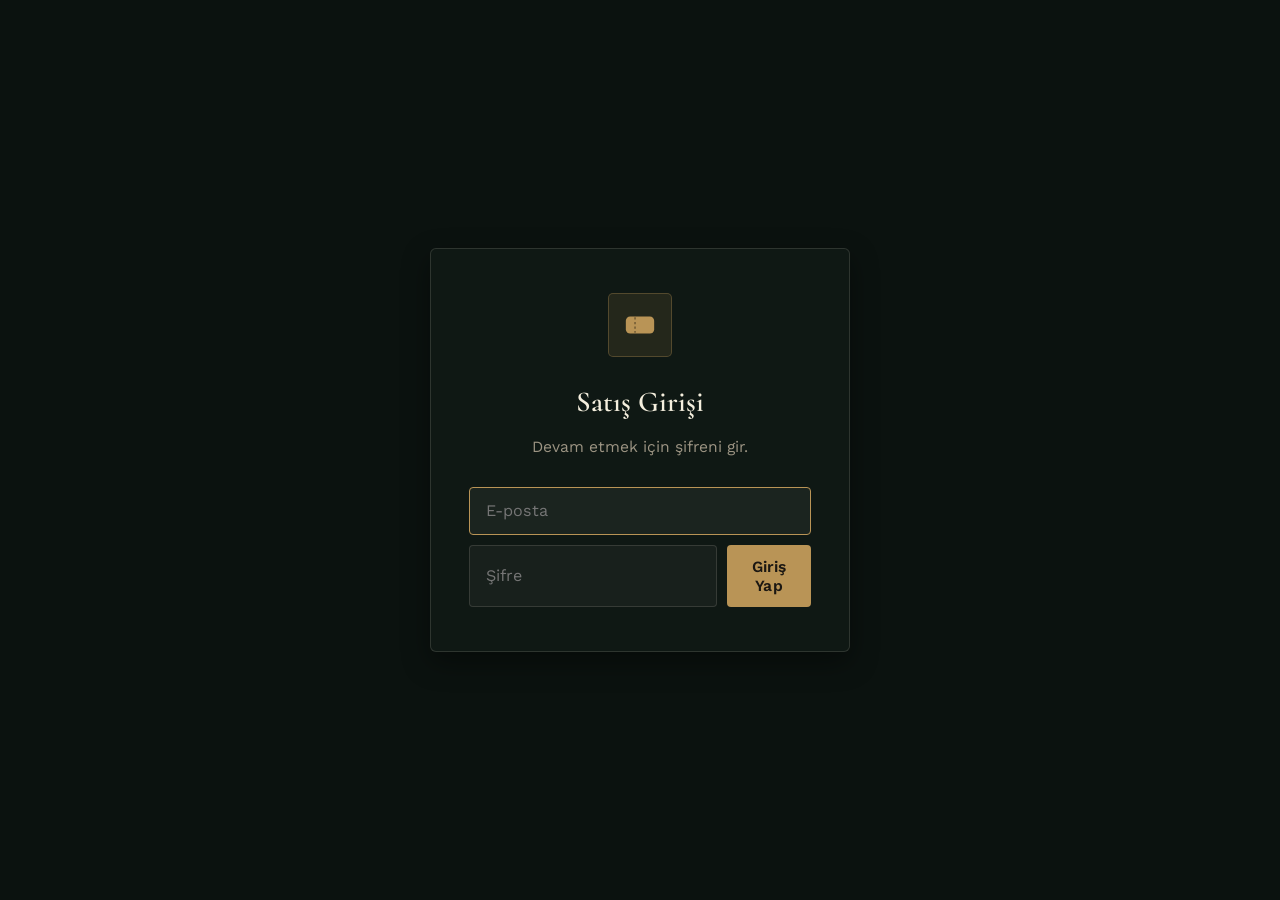
<file: satis.html>
<!DOCTYPE html>
<html lang="tr">
<head>
<meta charset="UTF-8">
<meta name="viewport" content="width=device-width, initial-scale=1.0">
<title>Satış Girişi — BiletHub</title>
<meta name="description" content="Koltuk yerleşim sistemi satış girişi — koltuk satışı, check-in.">
<meta name="robots" content="noindex, nofollow">
<link rel="icon" type="image/svg+xml" href="favicon.svg">
<meta name="theme-color" content="#0B120F">
<link rel="preconnect" href="https://fonts.googleapis.com">
<link rel="preconnect" href="https://fonts.gstatic.com" crossorigin>
<link href="https://fonts.googleapis.com/css2?family=Cormorant:wght@500;600&family=Work+Sans:wght@400;500;600;700&display=swap" rel="stylesheet">
<link rel="stylesheet" href="style.css">
</head>
<body data-page="sales">

<!-- Zeminde yüzen dekoratif kapsüller — tamamen görsel, ekran okuyucudan gizli -->
<div class="bg-decor" aria-hidden="true"><span></span><span></span><span></span><span></span></div>

<!-- ============ LOGIN GATE (satış) ============ -->
<!-- Bu, halka açık site DEĞİL — müşteri deneyimi index.html'de, yönetici
     girişi yonetici.html'de. Burada sadece Satış şifresi soruluyor —
     rol seçimi yok, URL'nin kendisi rolü belirliyor. -->
<div class="login-gate" id="loginGate">
  <div class="login-card">
    <div class="login-icon" aria-hidden="true">
      <svg width="34" height="34" viewBox="0 0 24 24" fill="none">
        <mask id="ticketMaskLogin"><rect width="24" height="24" fill="#fff"/><circle cx="2" cy="12" r="2.6"/><circle cx="22" cy="12" r="2.6"/></mask>
        <rect x="2" y="6" width="20" height="12" rx="3" fill="currentColor" mask="url(#ticketMaskLogin)"/>
        <line x1="8.5" y1="6.6" x2="8.5" y2="17.4" stroke="rgba(0,0,0,0.32)" stroke-width="1.3" stroke-dasharray="1.6 1.6"/>
      </svg>
    </div>
    <h1>Satış Girişi</h1>
    <p class="login-sub">Devam etmek için şifreni gir.</p>

    <div class="login-password-row" id="passwordRow">
      <input type="email" id="emailInput" placeholder="E-posta" autocomplete="username">
      <div class="login-password-inline">
        <input type="password" id="passwordInput" placeholder="Şifre" autocomplete="current-password">
        <button class="btn btn-gold" id="passwordSubmit" type="button">Giriş Yap</button>
      </div>
    </div>
    <p class="login-error" id="loginError" hidden>Hatalı şifre, tekrar dene.</p>
  </div>
</div>

<!-- ============ APP ============ -->
<div class="app-root" id="appRoot" hidden>

<header class="topbar">
  <div class="topbar-inner">
    <div class="brand">
      <span class="brand-icon" aria-hidden="true">
        <svg width="24" height="24" viewBox="0 0 24 24" fill="none">
          <mask id="ticketMaskBrand"><rect width="24" height="24" fill="#fff"/><circle cx="2" cy="12" r="2.6"/><circle cx="22" cy="12" r="2.6"/></mask>
          <rect x="2" y="6" width="20" height="12" rx="3" fill="currentColor" mask="url(#ticketMaskBrand)"/>
          <line x1="8.5" y1="6.6" x2="8.5" y2="17.4" stroke="rgba(0,0,0,0.32)" stroke-width="1.3" stroke-dasharray="1.6 1.6"/>
        </svg>
      </span>
      <span>BiletHub</span>
    </div>
    <div class="topbar-actions">
      <button class="btn btn-ghost" id="backToEventsBtn" type="button" hidden>← Etkinlikler</button>
      <span class="event-name-badge" id="currentEventNameBadge" hidden></span>
      <span class="role-badge" id="roleBadge">Misafir</span>
      <button class="btn btn-ghost admin-only" id="resetAllBtn" type="button" hidden>Tümünü Sıfırla</button>
      <button class="btn btn-ghost" id="logoutBtn" type="button">Çıkış</button>
    </div>
  </div>
</header>

<div class="event-list-view" id="eventListView">
  <div class="event-list-header">
    <h2>Etkinlikler</h2>
    <div class="event-list-header-actions">
      <div class="notif-wrap">
        <button class="btn btn-ghost-gold notif-bell" id="notifBellBtn" type="button" aria-label="Bildirimler">
          <svg viewBox="0 0 24 24" fill="none" stroke="currentColor" stroke-width="1.6" stroke-linecap="round" stroke-linejoin="round">
            <path d="M12 3a5 5 0 0 0-5 5v3.2c0 .9-.32 1.77-.9 2.47L4.6 15.6c-.5.63-.05 1.55.75 1.55h13.3c.8 0 1.25-.92.75-1.55l-1.5-1.93c-.58-.7-.9-1.57-.9-2.47V8a5 5 0 0 0-5-5z"/>
            <path d="M9.5 19a2.5 2.5 0 0 0 5 0"/>
          </svg>
          <span class="notif-badge" id="notifBadge" hidden>0</span>
        </button>
        <div class="notif-panel" id="notifPanel" hidden>
          <div class="notif-panel-header">Bildirimler</div>
          <div class="notif-panel-list" id="notifPanelList"></div>
        </div>
      </div>
      <button class="btn btn-ghost-gold" id="openMyTicketBtn" type="button">Biletim Var</button>
      <button class="btn btn-gold admin-only" id="createEventBtn" type="button">+ Yeni Etkinlik</button>
    </div>
  </div>
  <div class="event-view-tabs">
    <button class="mode-chip is-active" id="eventViewUpcoming" type="button">Yaklaşan</button>
    <button class="mode-chip" id="eventViewPast" type="button">Geçmiş</button>
  </div>
  <div class="event-filter-bar">
    <input type="text" id="eventFilterName" class="event-filter-name" maxlength="60" placeholder="Etkinlik ara...">
    <select id="eventFilterVenue">
      <option value="">Tüm Türler</option>
      <option value="sinema">Sinema</option>
      <option value="tiyatro">Tiyatro</option>
      <option value="konser">Konser / Etkinlik</option>
      <option value="futbol">Futbol Sahası</option>
      <option value="genel">Genel Etkinlik</option>
    </select>
    <label class="event-filter-date"><span>Başlangıç</span><input type="date" id="eventFilterDateFrom"></label>
    <label class="event-filter-date"><span>Bitiş</span><input type="date" id="eventFilterDateTo"></label>
    <label class="event-filter-price"><span>Min ₺</span><input type="number" id="eventFilterPriceMin" min="0" step="1"></label>
    <label class="event-filter-price"><span>Maks ₺</span><input type="number" id="eventFilterPriceMax" min="0" step="1"></label>
    <button class="btn btn-ghost btn-sm" id="eventFilterClearBtn" type="button">Temizle</button>
  </div>

  <p class="event-empty-hint" id="eventEmptyHint" hidden>Henüz etkinlik yok.</p>
  <p class="event-empty-hint" id="eventFilterEmptyHint" hidden>Bu filtrelere uyan etkinlik yok.</p>
  <div class="event-grid" id="eventGrid"></div>
</div>

<main class="page" id="eventDetailView" hidden>

  <p class="event-note-display" id="eventNoteDisplay" hidden></p>

  <section class="panel settings-panel admin-only">
    <div id="layoutControls">
      <div class="settings-row">
        <label class="field">
          <span>Sütun Sayısı (En)</span>
          <input type="number" id="colsInput" min="1" max="40" value="10" inputmode="numeric">
        </label>
        <label class="field">
          <span>Satır Sayısı (Boy)</span>
          <input type="number" id="rowsInput" min="1" max="30" value="8" inputmode="numeric">
        </label>
        <div class="field field-static">
          <span>Toplam Koltuk</span>
          <strong id="totalPreview">80</strong>
        </div>
        <button class="btn btn-primary" id="generateBtn" type="button">Düzeni Oluştur</button>
      </div>

      <div class="presets" role="group" aria-label="Hazır düzenler">
        <button class="preset-chip" data-cols="6" data-rows="5" type="button">6×5</button>
        <button class="preset-chip" data-cols="10" data-rows="8" type="button">10×8</button>
        <button class="preset-chip" data-cols="12" data-rows="10" type="button">12×10</button>
        <button class="preset-chip" data-cols="16" data-rows="12" type="button">16×12</button>
      </div>
    </div>

    <p class="stadium-note" id="stadiumNote" hidden>Futbol Sahası düzeni sabit bir stadyum şemasıdır (tribün blokları) — sütun/satır ayarı bu türde geçerli değil.</p>

    <div class="venue-type-row">
      <span class="ticket-prices-label">Etkinlik Türü:</span>
      <div class="presets" id="venueTypeChips" role="group" aria-label="Etkinlik türü">
        <button class="preset-chip" data-venue="sinema" type="button">Sinema</button>
        <button class="preset-chip" data-venue="tiyatro" type="button">Tiyatro</button>
        <button class="preset-chip" data-venue="konser" type="button">Konser / Etkinlik</button>
        <button class="preset-chip" data-venue="futbol" type="button">Futbol Sahası</button>
        <button class="preset-chip" data-venue="genel" type="button">Genel Etkinlik</button>
      </div>
    </div>

    <div class="ticket-prices" id="generalCapacitySection" hidden>
      <span class="ticket-prices-label">Kapasite:</span>
      <div class="payment-method-row">
        <label class="dynamic-toggle"><input type="checkbox" id="generalLimitedCheckbox"><span>Sınırlı Bilet</span></label>
      </div>
      <div class="poster-row" id="generalCapacityInputRow">
        <input type="number" id="generalCapacityInput" min="1" step="1" placeholder="Toplam kişi sayısı">
        <button class="btn btn-primary btn-sm" id="saveGeneralCapacityBtn" type="button">Kaydet</button>
      </div>
      <span class="ticket-prices-label" style="margin-top:12px;display:block;">Tek Seferde Alınabilecek Maksimum:</span>
      <div class="poster-row">
        <input type="number" id="generalMaxPerPurchaseInput" min="1" step="1" placeholder="Sınırsız (boş bırakılabilir)">
        <button class="btn btn-primary btn-sm" id="saveGeneralMaxPerPurchaseBtn" type="button">Kaydet</button>
      </div>
    </div>

    <div class="ticket-prices" id="tierPanelSection">
      <span class="ticket-prices-label">Bilet Türleri ve Fiyatları:</span>
      <div class="tier-list" id="tierList"></div>
      <div class="tier-add-row">
        <input type="text" id="newTierName" placeholder="Yeni bilet türü (ör. Engelli)" maxlength="20">
        <input type="number" id="newTierPrice" placeholder="Fiyat (₺)" min="0" step="1">
        <button class="btn btn-primary btn-sm" id="addTierBtn" type="button">+ Ekle</button>
      </div>
    </div>

    <div class="ticket-prices" id="discountPanelSection">
      <span class="ticket-prices-label">İndirim Kodları:</span>
      <div class="discount-list" id="discountList"></div>
      <div class="discount-add-row">
        <input type="text" id="newDiscountCode" placeholder="Kod (ör. ERKEN10)" maxlength="20">
        <select id="newDiscountType">
          <option value="percent">%</option>
          <option value="fixed">₺</option>
        </select>
        <input type="number" id="newDiscountValue" placeholder="Değer" min="0" step="1">
        <input type="number" id="newDiscountMaxUses" placeholder="Limit (opsiyonel)" min="1" step="1">
        <button class="btn btn-primary btn-sm" id="addDiscountBtn" type="button">+ Ekle</button>
      </div>
    </div>

    <div class="ticket-prices">
      <span class="ticket-prices-label">Afiş Görseli:</span>
      <div class="poster-row">
        <input type="url" id="eventPosterInput" maxlength="500" placeholder="https://... (boş bırakılabilir)">
        <button class="btn btn-primary btn-sm" id="savePosterBtn" type="button">Kaydet</button>
      </div>
      <img class="poster-preview" id="posterPreview" alt="" hidden>
    </div>

    <div class="ticket-prices">
      <span class="ticket-prices-label">Etkinlik Notu:</span>
      <div class="poster-row">
        <input type="text" id="eventNoteInput" maxlength="300" placeholder="Misafirlere gösterilecek not (ör. Kapılar 19:00'da açılır) — boş bırakılabilir">
        <button class="btn btn-primary btn-sm" id="saveNoteBtn" type="button">Kaydet</button>
      </div>
    </div>

    <div class="ticket-prices">
      <span class="ticket-prices-label">Tarih:</span>
      <div class="poster-row">
        <input type="date" id="eventStartDateInput">
        <button class="btn btn-primary btn-sm" id="saveStartDateBtn" type="button">Kaydet</button>
      </div>
    </div>

    <div class="ticket-prices">
      <span class="ticket-prices-label">Bitiş Tarihi:</span>
      <div class="poster-row">
        <input type="date" id="eventEndDateInput">
        <button class="btn btn-primary btn-sm" id="saveEndDateBtn" type="button">Kaydet</button>
      </div>
    </div>

    <div class="ticket-prices">
      <span class="ticket-prices-label">Ödeme Yöntemleri:</span>
      <div class="payment-method-row">
        <label class="dynamic-toggle"><input type="checkbox" id="paymentMethodKart"><span>Kart</span></label>
        <label class="dynamic-toggle"><input type="checkbox" id="paymentMethodNakit"><span>Nakit</span></label>
        <button class="btn btn-primary btn-sm" id="savePaymentMethodsBtn" type="button">Kaydet</button>
      </div>
    </div>

    <div class="ticket-prices">
      <span class="ticket-prices-label">Dinamik Fiyatlandırma:</span>
      <label class="dynamic-toggle">
        <input type="checkbox" id="dynEnabled">
        <span>Doluluk arttıkça fiyatı otomatik yükselt</span>
      </label>
      <div class="dynamic-row">
        <label class="field">
          <span>Doluluk eşiği (%)</span>
          <input type="number" id="dynThreshold" min="1" max="100" step="1" value="80">
        </label>
        <label class="field">
          <span>Fiyat artışı (%)</span>
          <input type="number" id="dynIncrease" min="1" max="200" step="1" value="10">
        </label>
        <button class="btn btn-primary btn-sm" id="saveDynBtn" type="button">Kaydet</button>
      </div>
      <p class="dynamic-note" id="dynStatusNote"></p>
    </div>
  </section>

  <section class="panel status-panel">
    <div class="status-top">
      <div class="legend" id="gridFilters" role="group" aria-label="Koltuk filtreleri">
        <button class="filter-chip is-active" data-filter="all" type="button">Tümü</button>
        <button class="filter-chip" data-filter="empty" type="button"><i class="swatch empty"></i> Boş</button>
        <button class="filter-chip" data-filter="sold" type="button"><i class="swatch sold-swatch"></i> Satılan</button>
      </div>

      <div class="capacity-container">
        <div class="capacity-label">
          <span>Doluluk Oranı</span>
          <strong id="capacityPercent">0%</strong>
        </div>
        <div class="capacity-bar-bg">
          <div class="capacity-bar" id="capacityBar" style="width: 0%"></div>
        </div>
      </div>
    </div>

    <div class="stats editor-only" id="stats" aria-live="polite">
      <div class="stat"><strong id="statTotal">0</strong><span>Toplam</span></div>
      <div class="stat"><strong id="statEmpty">0</strong><span>Boş</span></div>
      <div class="stat"><strong id="statSold">0</strong><span>Satılan</span></div>
      <div class="stat admin-only"><strong id="statRevenue">0 ₺</strong><span>Gelir</span></div>
    </div>
  </section>

  <section class="panel revenue-panel admin-only" id="revenuePanel">
    <h3 class="revenue-title">
      <svg viewBox="0 0 24 24" width="18" height="18" fill="none" stroke="currentColor" stroke-width="1.8" aria-hidden="true">
        <circle cx="12" cy="12" r="8.5"/>
        <path d="M12 7.5v9M9.5 9.5h4a2 2 0 0 1 0 4h-3a2 2 0 0 0 0 4h4.5"/>
      </svg>
      Ciro Özeti
    </h3>
    <div class="revenue-breakdown" id="revenueBreakdown"></div>
    <div class="revenue-breakdown" id="paymentBreakdown"></div>

    <div class="sales-chart" id="salesChart" hidden>
      <h4 class="sales-chart-title">Günlük Satış</h4>
      <div class="sales-chart-body" id="salesChartBody"></div>
    </div>
  </section>

  <section class="panel grid-panel">
    <div class="grid-toolbar">
      <div class="search-box">
        <span class="search-icon" aria-hidden="true">
          <svg viewBox="0 0 24 24" width="16" height="16" fill="none" stroke="currentColor" stroke-width="2">
            <circle cx="10.5" cy="10.5" r="6.5"/>
            <path d="M15.5 15.5L20 20" stroke-linecap="round"/>
          </svg>
        </span>
        <input type="text" id="seatSearchInput" placeholder="Koltuk / Blok Ara (ör. 12, VIP, kart)..." maxlength="30">
        <button id="clearSearchBtn" type="button" hidden>×</button>
      </div>

      <div class="bulk-toolbar editor-only" id="bulkToolbar">
        <div class="bulk-mode-toggle" role="group" aria-label="Seçim modu">
          <button class="mode-chip is-active" id="singleModeBtn" type="button">Tekli Seçim</button>
          <button class="mode-chip" id="bulkModeBtn" type="button">Çoklu Seçim</button>
          <button class="mode-chip admin-only" id="accessModeBtn" type="button">♿ İşaretle</button>
        </div>
        <button class="btn btn-gold btn-sm" id="startBulkSaleBtn" type="button" hidden><span id="startBulkSaleLabel">Satışa Başla</span> (<span id="bulkCount">0</span>)</button>
        <button class="btn btn-ghost-gold btn-sm editor-only" id="openCheckinBtn" type="button">Bilet Doğrula</button>
      </div>
    </div>

    <p class="grid-hint" id="gridHint">Bir koltuğa tıkla: bilet türü ve ödeme yöntemini seç</p>

    <div class="screen-curve" id="screenAccent" aria-hidden="true"><span>PERDE</span></div>
    <div class="grid-scroll">
      <div class="seat-grid" id="seatGrid"></div>
    </div>
    <div class="stadium-legend" id="stadiumLegend" hidden></div>
  </section>

</main>

<div class="toast" id="toast" hidden></div>

</div>

<!-- ============ SEAT MODAL (satış akışı) ============ -->
<div class="modal-overlay" id="seatModalOverlay" hidden>
  <div class="modal seat-modal" role="dialog" aria-modal="true" aria-labelledby="seatModalTitle">
    <button class="modal-close" id="seatModalClose" type="button" aria-label="Kapat">
      <svg viewBox="0 0 24 24" width="18" height="18" fill="none" stroke="currentColor" stroke-width="2">
        <path d="M6 6l12 12M18 6L6 18"/>
      </svg>
    </button>
    <h3 id="seatModalTitle">Koltuk</h3>
    <p class="hold-countdown" id="holdCountdown" hidden></p>

    <div class="modal-step-panel" data-panel="quantity" hidden>
      <p class="modal-subhead">Kaç Kişi Katılacak?</p>
      <input type="number" id="generalQuantityInput" class="buyer-name-input" min="1" step="1" value="1">
      <p class="buyer-note" id="generalQuantityNote"></p>
      <button class="btn btn-primary" id="generalQuantityContinueBtn" type="button">Katıl</button>
    </div>

    <div class="modal-step-panel" data-panel="tier">
      <p class="modal-subhead">1. Bilet Türü Seç</p>
      <div class="modal-choice-row" id="modalTierButtons"></div>
    </div>

    <div class="modal-step-panel" data-panel="buyer" hidden>
      <p class="modal-subhead">2. Alıcı Bilgisi</p>
      <input type="text" id="buyerNameInput" class="buyer-name-input" maxlength="60" placeholder="Ad Soyad">
      <input type="email" id="buyerEmailInput" class="buyer-name-input" maxlength="100" placeholder="E-posta (opsiyonel — 'Biletlerim' için)">
      <p class="buyer-note" id="buyerNoteText"></p>
      <button class="btn btn-primary" id="buyerContinueBtn" type="button">Devam Et</button>
    </div>

    <div class="modal-step-panel" data-panel="payment" hidden>
      <p class="modal-subhead">3. Ödeme Yöntemi</p>
      <p class="payment-disclaimer" id="paymentDisclaimer" hidden>Bu demo bir sistemdir — seçim sadece kayıt amaçlıdır, gerçek bir ödeme alınmaz.</p>

      <div class="discount-row">
        <input type="text" id="discountCodeInput" placeholder="İndirim Kodu (opsiyonel)" maxlength="30">
        <button class="btn btn-ghost-gold btn-sm" id="applyDiscountBtn" type="button">Uygula</button>
      </div>
      <p class="discount-note" id="discountNoteText" hidden></p>
      <p class="price-summary" id="priceSummaryText"></p>

      <label class="legal-consent-row" id="legalConsentRow" hidden>
        <input type="checkbox" id="legalConsentCheckbox">
        <span><a href="legal.html" target="_blank" rel="noopener">Mesafeli Satış Sözleşmesi ve KVKK Aydınlatma Metni</a>'ni okudum, kabul ediyorum.</span>
      </label>

      <div class="modal-choice-row">
        <button class="choice-btn" data-payment="kart" type="button">Kart</button>
        <button class="choice-btn" data-payment="nakit" type="button">Nakit</button>
      </div>
    </div>

    <div class="modal-step-panel" data-panel="info" hidden>
      <p class="modal-subhead">Koltuk Bilgisi</p>
      <p class="modal-info-text" id="modalInfoText"></p>
      <div class="modal-info-actions">
        <button class="btn btn-ghost-gold editor-only" id="viewTicketBtn" type="button" hidden>Bileti Görüntüle</button>
        <button class="btn btn-ghost-gold editor-only" id="modalClearSeatBtn" type="button">Koltuğu Boşalt</button>
      </div>
    </div>
  </div>
</div>

<!-- ============ CREATE EVENT MODAL ============ -->
<div class="modal-overlay" id="createEventOverlay" hidden>
  <div class="modal" role="dialog" aria-modal="true" aria-labelledby="createEventTitle">
    <button class="modal-close" id="createEventClose" type="button" aria-label="Kapat">
      <svg viewBox="0 0 24 24" width="18" height="18" fill="none" stroke="currentColor" stroke-width="2">
        <path d="M6 6l12 12M18 6L6 18"/>
      </svg>
    </button>
    <h3 id="createEventTitle">Yeni Etkinlik</h3>

    <div class="event-form">
      <label class="field">
        <span>Etkinlik Adı</span>
        <input type="text" id="newEventName" maxlength="60" placeholder="ör. Interstellar Gösterimi">
      </label>
      <label class="field">
        <span>Tarih</span>
        <input type="date" id="newEventDate">
      </label>
      <label class="field">
        <span>Bitiş Tarihi (opsiyonel, birden fazla gün süren etkinlikler için)</span>
        <input type="date" id="newEventEndDate">
      </label>
      <label class="field">
        <span>Afiş Görseli URL (opsiyonel)</span>
        <input type="url" id="newEventPoster" maxlength="500" placeholder="https://...">
      </label>
      <label class="field">
        <span>Etkinlik Türü</span>
        <select id="newEventVenue">
          <option value="sinema">Sinema</option>
          <option value="tiyatro">Tiyatro</option>
          <option value="konser">Konser / Etkinlik</option>
          <option value="futbol">Futbol Sahası</option>
          <option value="genel">Genel Etkinlik</option>
        </select>
      </label>
      <div class="settings-row" id="newEventDimsRow">
        <label class="field">
          <span>Sütun Sayısı</span>
          <input type="number" id="newEventCols" min="1" max="40" value="10">
        </label>
        <label class="field">
          <span>Satır Sayısı</span>
          <input type="number" id="newEventRows" min="1" max="30" value="8">
        </label>
      </div>
      <p class="stadium-note" id="newEventStadiumNote" hidden>Futbol Sahası için sabit 44 bloklu stadyum düzeni kullanılır.</p>
      <div class="payment-method-row" id="newEventLimitedRow" hidden>
        <label class="dynamic-toggle"><input type="checkbox" id="newEventLimitedCheckbox"><span>Sınırlı Bilet</span></label>
        <input type="number" id="newEventCapacityInput" min="1" step="1" placeholder="Toplam kişi sayısı" hidden>
      </div>
      <label class="field" id="newEventMaxPerPurchaseRow" hidden>
        <span>Tek Seferde Alınabilecek Maksimum (opsiyonel)</span>
        <input type="number" id="newEventMaxPerPurchaseInput" min="1" step="1" placeholder="Sınırsız">
      </label>
      <div class="payment-method-row" id="newEventPaymentRow">
        <span class="ticket-prices-label">Ödeme Yöntemleri:</span>
        <label class="dynamic-toggle"><input type="checkbox" id="newEventPaymentKart" checked><span>Kart</span></label>
        <label class="dynamic-toggle"><input type="checkbox" id="newEventPaymentNakit" checked><span>Nakit</span></label>
      </div>
      <button class="btn btn-primary" id="submitCreateEventBtn" type="button">Etkinliği Oluştur</button>
    </div>
  </div>
</div>

<!-- ============ TICKET VIEW MODAL ============ -->
<div class="modal-overlay" id="ticketViewOverlay" hidden>
  <div class="modal ticket-modal" role="dialog" aria-modal="true" aria-labelledby="ticketViewTitle">
    <button class="modal-close" id="ticketViewClose" type="button" aria-label="Kapat">
      <svg viewBox="0 0 24 24" width="18" height="18" fill="none" stroke="currentColor" stroke-width="2">
        <path d="M6 6l12 12M18 6L6 18"/>
      </svg>
    </button>
    <h3 id="ticketViewTitle">Biletiniz Hazır</h3>

    <div class="ticket-card" id="ticketCard">
      <div class="ticket-stub-main">
        <div class="ticket-event-name" id="ticketEventName"></div>
        <div class="ticket-seat-label" id="ticketSeatLabel"></div>
        <div class="ticket-tier-label" id="ticketTierLabel"></div>
        <div class="ticket-buyer-name" id="ticketBuyerName" hidden></div>
        <div class="ticket-qr" id="ticketQrHolder"></div>
        <div class="ticket-code" id="ticketCodeText"></div>
        <p class="ticket-checkin-status" id="ticketCheckinStatus"></p>
      </div>
      <div class="ticket-perf" aria-hidden="true"></div>
      <div class="ticket-side"><span>Admit One</span></div>
    </div>

    <div class="ticket-actions">
      <button class="btn btn-ghost-gold" id="ticketPrintBtn" type="button">Yazdır</button>
      <button class="btn btn-gold" id="ticketCloseBtn" type="button">Kapat</button>
    </div>
    <button class="btn btn-danger-ghost ticket-cancel-btn" id="ticketCancelBtn" type="button" hidden>Bileti İptal Et</button>
  </div>
</div>

<!-- ============ CHECK-IN (BİLET DOĞRULA) MODAL ============ -->
<div class="modal-overlay" id="checkinOverlay" hidden>
  <div class="modal" role="dialog" aria-modal="true" aria-labelledby="checkinTitle">
    <button class="modal-close" id="checkinClose" type="button" aria-label="Kapat">
      <svg viewBox="0 0 24 24" width="18" height="18" fill="none" stroke="currentColor" stroke-width="2">
        <path d="M6 6l12 12M18 6L6 18"/>
      </svg>
    </button>
    <h3 id="checkinTitle">Bilet Doğrula</h3>

    <div class="checkin-form">
      <input type="text" id="checkinCodeInput" placeholder="Bilet kodu (ör. TKT-...)" maxlength="40">
      <button class="btn btn-primary" id="checkinVerifyBtn" type="button">Doğrula</button>
      <button class="btn btn-ghost-gold" id="checkinScanBtn" type="button">Kamerayla Tara</button>

      <div class="scanner-box" id="scannerBox" hidden>
        <video id="scannerVideo" playsinline muted></video>
        <button class="btn btn-ghost btn-sm" id="scannerStopBtn" type="button">Taramayı Durdur</button>
      </div>
      <p class="scanner-note" id="scannerNote" hidden></p>

      <div class="checkin-result" id="checkinResult" hidden></div>
    </div>
  </div>
</div>

<!-- ============ BİLETİM VAR MODAL ============ -->
<div class="modal-overlay" id="myTicketOverlay" hidden>
  <div class="modal" role="dialog" aria-modal="true" aria-labelledby="myTicketTitle">
    <button class="modal-close" id="myTicketClose" type="button" aria-label="Kapat">
      <svg viewBox="0 0 24 24" width="18" height="18" fill="none" stroke="currentColor" stroke-width="2">
        <path d="M6 6l12 12M18 6L6 18"/>
      </svg>
    </button>
    <h3 id="myTicketTitle">Biletim Var</h3>
    <p class="buyer-note">Satın alırken sana gösterilen bilet kodunu gir.</p>

    <div class="checkin-form">
      <input type="text" id="myTicketCodeInput" placeholder="Bilet kodu (ör. TKT-...)" maxlength="40">
      <button class="btn btn-primary" id="myTicketFindBtn" type="button">Bul</button>
      <div class="checkin-result" id="myTicketResult" hidden></div>
    </div>

    <div class="my-ticket-history" id="myTicketHistory" hidden>
      <p class="buyer-note">Bu cihazda daha önce aldığın biletler:</p>
      <div class="my-ticket-history-list" id="myTicketHistoryList"></div>
    </div>
  </div>
</div>

<script src="supabase.min.js"></script>
<script src="js/core-state.js"></script>
<script src="js/event-grid.js"></script>
<script src="js/admin-panel.js"></script>
<script src="js/seat-purchase.js"></script>
<script src="js/tickets.js"></script>
<script src="js/auth.js"></script>
<script src="js/filters-sync.js"></script>
<script src="js/events-favorites.js"></script>
<script src="js/app-bootstrap.js"></script>
</body>
</html>
</file>
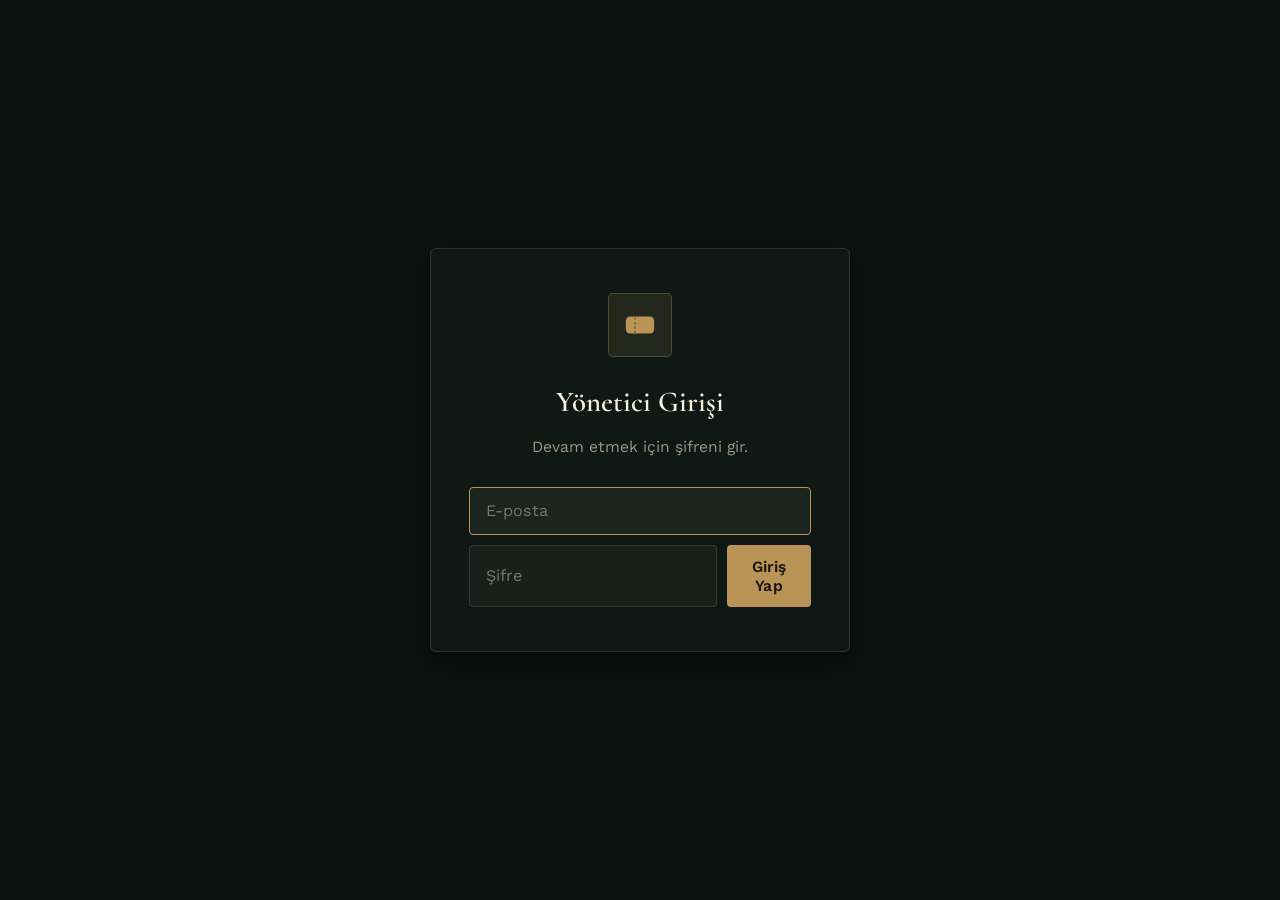
<file: yonetici.html>
<!DOCTYPE html>
<html lang="tr">
<head>
<meta charset="UTF-8">
<meta name="viewport" content="width=device-width, initial-scale=1.0">
<title>Yönetici Girişi — BiletHub</title>
<meta name="description" content="Koltuk yerleşim sistemi yönetici girişi — etkinlik yönetimi, satış, check-in.">
<meta name="robots" content="noindex, nofollow">
<link rel="icon" type="image/svg+xml" href="favicon.svg">
<meta name="theme-color" content="#0B120F">
<link rel="preconnect" href="https://fonts.googleapis.com">
<link rel="preconnect" href="https://fonts.gstatic.com" crossorigin>
<link href="https://fonts.googleapis.com/css2?family=Cormorant:wght@500;600&family=Work+Sans:wght@400;500;600;700&display=swap" rel="stylesheet">
<link rel="stylesheet" href="style.css">
</head>
<body data-page="admin">

<!-- Zeminde yüzen dekoratif kapsüller — tamamen görsel, ekran okuyucudan gizli -->
<div class="bg-decor" aria-hidden="true"><span></span><span></span><span></span><span></span></div>

<!-- ============ LOGIN GATE (yönetici) ============ -->
<!-- Bu, halka açık site DEĞİL — müşteri deneyimi index.html'de, satış
     girişi satis.html'de. Burada sadece Yönetici şifresi soruluyor —
     rol seçimi yok, URL'nin kendisi rolü belirliyor. -->
<div class="login-gate" id="loginGate">
  <div class="login-card">
    <div class="login-icon" aria-hidden="true">
      <svg width="34" height="34" viewBox="0 0 24 24" fill="none">
        <mask id="ticketMaskLogin"><rect width="24" height="24" fill="#fff"/><circle cx="2" cy="12" r="2.6"/><circle cx="22" cy="12" r="2.6"/></mask>
        <rect x="2" y="6" width="20" height="12" rx="3" fill="currentColor" mask="url(#ticketMaskLogin)"/>
        <line x1="8.5" y1="6.6" x2="8.5" y2="17.4" stroke="rgba(0,0,0,0.32)" stroke-width="1.3" stroke-dasharray="1.6 1.6"/>
      </svg>
    </div>
    <h1>Yönetici Girişi</h1>
    <p class="login-sub">Devam etmek için şifreni gir.</p>

    <div class="login-password-row" id="passwordRow">
      <input type="email" id="emailInput" placeholder="E-posta" autocomplete="username">
      <div class="login-password-inline">
        <input type="password" id="passwordInput" placeholder="Şifre" autocomplete="current-password">
        <button class="btn btn-gold" id="passwordSubmit" type="button">Giriş Yap</button>
      </div>
    </div>
    <p class="login-error" id="loginError" hidden>Hatalı şifre, tekrar dene.</p>
  </div>
</div>

<!-- ============ APP ============ -->
<div class="app-root" id="appRoot" hidden>

<header class="topbar">
  <div class="topbar-inner">
    <div class="brand">
      <span class="brand-icon" aria-hidden="true">
        <svg width="24" height="24" viewBox="0 0 24 24" fill="none">
          <mask id="ticketMaskBrand"><rect width="24" height="24" fill="#fff"/><circle cx="2" cy="12" r="2.6"/><circle cx="22" cy="12" r="2.6"/></mask>
          <rect x="2" y="6" width="20" height="12" rx="3" fill="currentColor" mask="url(#ticketMaskBrand)"/>
          <line x1="8.5" y1="6.6" x2="8.5" y2="17.4" stroke="rgba(0,0,0,0.32)" stroke-width="1.3" stroke-dasharray="1.6 1.6"/>
        </svg>
      </span>
      <span>BiletHub</span>
    </div>
    <div class="topbar-actions">
      <button class="btn btn-ghost" id="backToEventsBtn" type="button" hidden>← Etkinlikler</button>
      <span class="event-name-badge" id="currentEventNameBadge" hidden></span>
      <span class="role-badge" id="roleBadge">Misafir</span>
      <button class="btn btn-ghost admin-only" id="resetAllBtn" type="button" hidden>Tümünü Sıfırla</button>
      <button class="btn btn-ghost" id="logoutBtn" type="button">Çıkış</button>
    </div>
  </div>
</header>

<div class="event-list-view" id="eventListView">
  <div class="event-list-header">
    <h2>Etkinlikler</h2>
    <div class="event-list-header-actions">
      <div class="notif-wrap">
        <button class="btn btn-ghost-gold notif-bell" id="notifBellBtn" type="button" aria-label="Bildirimler">
          <svg viewBox="0 0 24 24" fill="none" stroke="currentColor" stroke-width="1.6" stroke-linecap="round" stroke-linejoin="round">
            <path d="M12 3a5 5 0 0 0-5 5v3.2c0 .9-.32 1.77-.9 2.47L4.6 15.6c-.5.63-.05 1.55.75 1.55h13.3c.8 0 1.25-.92.75-1.55l-1.5-1.93c-.58-.7-.9-1.57-.9-2.47V8a5 5 0 0 0-5-5z"/>
            <path d="M9.5 19a2.5 2.5 0 0 0 5 0"/>
          </svg>
          <span class="notif-badge" id="notifBadge" hidden>0</span>
        </button>
        <div class="notif-panel" id="notifPanel" hidden>
          <div class="notif-panel-header">Bildirimler</div>
          <div class="notif-panel-list" id="notifPanelList"></div>
        </div>
      </div>
      <button class="btn btn-ghost-gold" id="openMyTicketBtn" type="button">Biletim Var</button>
      <button class="btn btn-gold admin-only" id="createEventBtn" type="button">+ Yeni Etkinlik</button>
    </div>
  </div>
  <div class="event-view-tabs">
    <button class="mode-chip is-active" id="eventViewUpcoming" type="button">Yaklaşan</button>
    <button class="mode-chip" id="eventViewPast" type="button">Geçmiş</button>
  </div>
  <div class="event-filter-bar">
    <input type="text" id="eventFilterName" class="event-filter-name" maxlength="60" placeholder="Etkinlik ara...">
    <select id="eventFilterVenue">
      <option value="">Tüm Türler</option>
      <option value="sinema">Sinema</option>
      <option value="tiyatro">Tiyatro</option>
      <option value="konser">Konser / Etkinlik</option>
      <option value="futbol">Futbol Sahası</option>
      <option value="genel">Genel Etkinlik</option>
    </select>
    <label class="event-filter-date"><span>Başlangıç</span><input type="date" id="eventFilterDateFrom"></label>
    <label class="event-filter-date"><span>Bitiş</span><input type="date" id="eventFilterDateTo"></label>
    <label class="event-filter-price"><span>Min ₺</span><input type="number" id="eventFilterPriceMin" min="0" step="1"></label>
    <label class="event-filter-price"><span>Maks ₺</span><input type="number" id="eventFilterPriceMax" min="0" step="1"></label>
    <button class="btn btn-ghost btn-sm" id="eventFilterClearBtn" type="button">Temizle</button>
  </div>

  <p class="event-empty-hint" id="eventEmptyHint" hidden>Henüz etkinlik yok.</p>
  <p class="event-empty-hint" id="eventFilterEmptyHint" hidden>Bu filtrelere uyan etkinlik yok.</p>
  <div class="event-grid" id="eventGrid"></div>
</div>

<main class="page" id="eventDetailView" hidden>

  <p class="event-note-display" id="eventNoteDisplay" hidden></p>

  <section class="panel settings-panel admin-only">
    <div id="layoutControls">
      <div class="settings-row">
        <label class="field">
          <span>Sütun Sayısı (En)</span>
          <input type="number" id="colsInput" min="1" max="40" value="10" inputmode="numeric">
        </label>
        <label class="field">
          <span>Satır Sayısı (Boy)</span>
          <input type="number" id="rowsInput" min="1" max="30" value="8" inputmode="numeric">
        </label>
        <div class="field field-static">
          <span>Toplam Koltuk</span>
          <strong id="totalPreview">80</strong>
        </div>
        <button class="btn btn-primary" id="generateBtn" type="button">Düzeni Oluştur</button>
      </div>

      <div class="presets" role="group" aria-label="Hazır düzenler">
        <button class="preset-chip" data-cols="6" data-rows="5" type="button">6×5</button>
        <button class="preset-chip" data-cols="10" data-rows="8" type="button">10×8</button>
        <button class="preset-chip" data-cols="12" data-rows="10" type="button">12×10</button>
        <button class="preset-chip" data-cols="16" data-rows="12" type="button">16×12</button>
      </div>
    </div>

    <p class="stadium-note" id="stadiumNote" hidden>Futbol Sahası düzeni sabit bir stadyum şemasıdır (tribün blokları) — sütun/satır ayarı bu türde geçerli değil.</p>

    <div class="venue-type-row">
      <span class="ticket-prices-label">Etkinlik Türü:</span>
      <div class="presets" id="venueTypeChips" role="group" aria-label="Etkinlik türü">
        <button class="preset-chip" data-venue="sinema" type="button">Sinema</button>
        <button class="preset-chip" data-venue="tiyatro" type="button">Tiyatro</button>
        <button class="preset-chip" data-venue="konser" type="button">Konser / Etkinlik</button>
        <button class="preset-chip" data-venue="futbol" type="button">Futbol Sahası</button>
        <button class="preset-chip" data-venue="genel" type="button">Genel Etkinlik</button>
      </div>
    </div>

    <div class="ticket-prices" id="generalCapacitySection" hidden>
      <span class="ticket-prices-label">Kapasite:</span>
      <div class="payment-method-row">
        <label class="dynamic-toggle"><input type="checkbox" id="generalLimitedCheckbox"><span>Sınırlı Bilet</span></label>
      </div>
      <div class="poster-row" id="generalCapacityInputRow">
        <input type="number" id="generalCapacityInput" min="1" step="1" placeholder="Toplam kişi sayısı">
        <button class="btn btn-primary btn-sm" id="saveGeneralCapacityBtn" type="button">Kaydet</button>
      </div>
      <span class="ticket-prices-label" style="margin-top:12px;display:block;">Tek Seferde Alınabilecek Maksimum:</span>
      <div class="poster-row">
        <input type="number" id="generalMaxPerPurchaseInput" min="1" step="1" placeholder="Sınırsız (boş bırakılabilir)">
        <button class="btn btn-primary btn-sm" id="saveGeneralMaxPerPurchaseBtn" type="button">Kaydet</button>
      </div>
    </div>

    <div class="ticket-prices" id="tierPanelSection">
      <span class="ticket-prices-label">Bilet Türleri ve Fiyatları:</span>
      <div class="tier-list" id="tierList"></div>
      <div class="tier-add-row">
        <input type="text" id="newTierName" placeholder="Yeni bilet türü (ör. Engelli)" maxlength="20">
        <input type="number" id="newTierPrice" placeholder="Fiyat (₺)" min="0" step="1">
        <button class="btn btn-primary btn-sm" id="addTierBtn" type="button">+ Ekle</button>
      </div>
    </div>

    <div class="ticket-prices" id="discountPanelSection">
      <span class="ticket-prices-label">İndirim Kodları:</span>
      <div class="discount-list" id="discountList"></div>
      <div class="discount-add-row">
        <input type="text" id="newDiscountCode" placeholder="Kod (ör. ERKEN10)" maxlength="20">
        <select id="newDiscountType">
          <option value="percent">%</option>
          <option value="fixed">₺</option>
        </select>
        <input type="number" id="newDiscountValue" placeholder="Değer" min="0" step="1">
        <input type="number" id="newDiscountMaxUses" placeholder="Limit (opsiyonel)" min="1" step="1">
        <button class="btn btn-primary btn-sm" id="addDiscountBtn" type="button">+ Ekle</button>
      </div>
    </div>

    <div class="ticket-prices">
      <span class="ticket-prices-label">Afiş Görseli:</span>
      <div class="poster-row">
        <input type="url" id="eventPosterInput" maxlength="500" placeholder="https://... (boş bırakılabilir)">
        <button class="btn btn-primary btn-sm" id="savePosterBtn" type="button">Kaydet</button>
      </div>
      <img class="poster-preview" id="posterPreview" alt="" hidden>
    </div>

    <div class="ticket-prices">
      <span class="ticket-prices-label">Etkinlik Notu:</span>
      <div class="poster-row">
        <input type="text" id="eventNoteInput" maxlength="300" placeholder="Misafirlere gösterilecek not (ör. Kapılar 19:00'da açılır) — boş bırakılabilir">
        <button class="btn btn-primary btn-sm" id="saveNoteBtn" type="button">Kaydet</button>
      </div>
    </div>

    <div class="ticket-prices">
      <span class="ticket-prices-label">Tarih:</span>
      <div class="poster-row">
        <input type="date" id="eventStartDateInput">
        <button class="btn btn-primary btn-sm" id="saveStartDateBtn" type="button">Kaydet</button>
      </div>
    </div>

    <div class="ticket-prices">
      <span class="ticket-prices-label">Bitiş Tarihi:</span>
      <div class="poster-row">
        <input type="date" id="eventEndDateInput">
        <button class="btn btn-primary btn-sm" id="saveEndDateBtn" type="button">Kaydet</button>
      </div>
    </div>

    <div class="ticket-prices">
      <span class="ticket-prices-label">Ödeme Yöntemleri:</span>
      <div class="payment-method-row">
        <label class="dynamic-toggle"><input type="checkbox" id="paymentMethodKart"><span>Kart</span></label>
        <label class="dynamic-toggle"><input type="checkbox" id="paymentMethodNakit"><span>Nakit</span></label>
        <button class="btn btn-primary btn-sm" id="savePaymentMethodsBtn" type="button">Kaydet</button>
      </div>
    </div>

    <div class="ticket-prices">
      <span class="ticket-prices-label">Dinamik Fiyatlandırma:</span>
      <label class="dynamic-toggle">
        <input type="checkbox" id="dynEnabled">
        <span>Doluluk arttıkça fiyatı otomatik yükselt</span>
      </label>
      <div class="dynamic-row">
        <label class="field">
          <span>Doluluk eşiği (%)</span>
          <input type="number" id="dynThreshold" min="1" max="100" step="1" value="80">
        </label>
        <label class="field">
          <span>Fiyat artışı (%)</span>
          <input type="number" id="dynIncrease" min="1" max="200" step="1" value="10">
        </label>
        <button class="btn btn-primary btn-sm" id="saveDynBtn" type="button">Kaydet</button>
      </div>
      <p class="dynamic-note" id="dynStatusNote"></p>
    </div>
  </section>

  <section class="panel status-panel">
    <div class="status-top">
      <div class="legend" id="gridFilters" role="group" aria-label="Koltuk filtreleri">
        <button class="filter-chip is-active" data-filter="all" type="button">Tümü</button>
        <button class="filter-chip" data-filter="empty" type="button"><i class="swatch empty"></i> Boş</button>
        <button class="filter-chip" data-filter="sold" type="button"><i class="swatch sold-swatch"></i> Satılan</button>
      </div>

      <div class="capacity-container">
        <div class="capacity-label">
          <span>Doluluk Oranı</span>
          <strong id="capacityPercent">0%</strong>
        </div>
        <div class="capacity-bar-bg">
          <div class="capacity-bar" id="capacityBar" style="width: 0%"></div>
        </div>
      </div>
    </div>

    <div class="stats editor-only" id="stats" aria-live="polite">
      <div class="stat"><strong id="statTotal">0</strong><span>Toplam</span></div>
      <div class="stat"><strong id="statEmpty">0</strong><span>Boş</span></div>
      <div class="stat"><strong id="statSold">0</strong><span>Satılan</span></div>
      <div class="stat admin-only"><strong id="statRevenue">0 ₺</strong><span>Gelir</span></div>
    </div>
  </section>

  <section class="panel revenue-panel admin-only" id="revenuePanel">
    <h3 class="revenue-title">
      <svg viewBox="0 0 24 24" width="18" height="18" fill="none" stroke="currentColor" stroke-width="1.8" aria-hidden="true">
        <circle cx="12" cy="12" r="8.5"/>
        <path d="M12 7.5v9M9.5 9.5h4a2 2 0 0 1 0 4h-3a2 2 0 0 0 0 4h4.5"/>
      </svg>
      Ciro Özeti
    </h3>
    <div class="revenue-breakdown" id="revenueBreakdown"></div>
    <div class="revenue-breakdown" id="paymentBreakdown"></div>

    <div class="sales-chart" id="salesChart" hidden>
      <h4 class="sales-chart-title">Günlük Satış</h4>
      <div class="sales-chart-body" id="salesChartBody"></div>
    </div>
  </section>

  <section class="panel grid-panel">
    <div class="grid-toolbar">
      <div class="search-box">
        <span class="search-icon" aria-hidden="true">
          <svg viewBox="0 0 24 24" width="16" height="16" fill="none" stroke="currentColor" stroke-width="2">
            <circle cx="10.5" cy="10.5" r="6.5"/>
            <path d="M15.5 15.5L20 20" stroke-linecap="round"/>
          </svg>
        </span>
        <input type="text" id="seatSearchInput" placeholder="Koltuk / Blok Ara (ör. 12, VIP, kart)..." maxlength="30">
        <button id="clearSearchBtn" type="button" hidden>×</button>
      </div>

      <div class="bulk-toolbar editor-only" id="bulkToolbar">
        <div class="bulk-mode-toggle" role="group" aria-label="Seçim modu">
          <button class="mode-chip is-active" id="singleModeBtn" type="button">Tekli Seçim</button>
          <button class="mode-chip" id="bulkModeBtn" type="button">Çoklu Seçim</button>
          <button class="mode-chip admin-only" id="accessModeBtn" type="button">♿ İşaretle</button>
        </div>
        <button class="btn btn-gold btn-sm" id="startBulkSaleBtn" type="button" hidden><span id="startBulkSaleLabel">Satışa Başla</span> (<span id="bulkCount">0</span>)</button>
        <button class="btn btn-ghost-gold btn-sm editor-only" id="openCheckinBtn" type="button">Bilet Doğrula</button>
      </div>
    </div>

    <p class="grid-hint" id="gridHint">Bir koltuğa tıkla: bilet türü ve ödeme yöntemini seç</p>

    <div class="screen-curve" id="screenAccent" aria-hidden="true"><span>PERDE</span></div>
    <div class="grid-scroll">
      <div class="seat-grid" id="seatGrid"></div>
    </div>
    <div class="stadium-legend" id="stadiumLegend" hidden></div>
  </section>

</main>

<div class="toast" id="toast" hidden></div>

</div>

<!-- ============ SEAT MODAL (satış akışı) ============ -->
<div class="modal-overlay" id="seatModalOverlay" hidden>
  <div class="modal seat-modal" role="dialog" aria-modal="true" aria-labelledby="seatModalTitle">
    <button class="modal-close" id="seatModalClose" type="button" aria-label="Kapat">
      <svg viewBox="0 0 24 24" width="18" height="18" fill="none" stroke="currentColor" stroke-width="2">
        <path d="M6 6l12 12M18 6L6 18"/>
      </svg>
    </button>
    <h3 id="seatModalTitle">Koltuk</h3>
    <p class="hold-countdown" id="holdCountdown" hidden></p>

    <div class="modal-step-panel" data-panel="quantity" hidden>
      <p class="modal-subhead">Kaç Kişi Katılacak?</p>
      <input type="number" id="generalQuantityInput" class="buyer-name-input" min="1" step="1" value="1">
      <p class="buyer-note" id="generalQuantityNote"></p>
      <button class="btn btn-primary" id="generalQuantityContinueBtn" type="button">Katıl</button>
    </div>

    <div class="modal-step-panel" data-panel="tier">
      <p class="modal-subhead">1. Bilet Türü Seç</p>
      <div class="modal-choice-row" id="modalTierButtons"></div>
    </div>

    <div class="modal-step-panel" data-panel="buyer" hidden>
      <p class="modal-subhead">2. Alıcı Bilgisi</p>
      <input type="text" id="buyerNameInput" class="buyer-name-input" maxlength="60" placeholder="Ad Soyad">
      <input type="email" id="buyerEmailInput" class="buyer-name-input" maxlength="100" placeholder="E-posta (opsiyonel — 'Biletlerim' için)">
      <p class="buyer-note" id="buyerNoteText"></p>
      <button class="btn btn-primary" id="buyerContinueBtn" type="button">Devam Et</button>
    </div>

    <div class="modal-step-panel" data-panel="payment" hidden>
      <p class="modal-subhead">3. Ödeme Yöntemi</p>
      <p class="payment-disclaimer" id="paymentDisclaimer" hidden>Bu demo bir sistemdir — seçim sadece kayıt amaçlıdır, gerçek bir ödeme alınmaz.</p>

      <div class="discount-row">
        <input type="text" id="discountCodeInput" placeholder="İndirim Kodu (opsiyonel)" maxlength="30">
        <button class="btn btn-ghost-gold btn-sm" id="applyDiscountBtn" type="button">Uygula</button>
      </div>
      <p class="discount-note" id="discountNoteText" hidden></p>
      <p class="price-summary" id="priceSummaryText"></p>

      <label class="legal-consent-row" id="legalConsentRow" hidden>
        <input type="checkbox" id="legalConsentCheckbox">
        <span><a href="legal.html" target="_blank" rel="noopener">Mesafeli Satış Sözleşmesi ve KVKK Aydınlatma Metni</a>'ni okudum, kabul ediyorum.</span>
      </label>

      <div class="modal-choice-row">
        <button class="choice-btn" data-payment="kart" type="button">Kart</button>
        <button class="choice-btn" data-payment="nakit" type="button">Nakit</button>
      </div>
    </div>

    <div class="modal-step-panel" data-panel="info" hidden>
      <p class="modal-subhead">Koltuk Bilgisi</p>
      <p class="modal-info-text" id="modalInfoText"></p>
      <div class="modal-info-actions">
        <button class="btn btn-ghost-gold editor-only" id="viewTicketBtn" type="button" hidden>Bileti Görüntüle</button>
        <button class="btn btn-ghost-gold editor-only" id="modalClearSeatBtn" type="button">Koltuğu Boşalt</button>
      </div>
    </div>
  </div>
</div>

<!-- ============ CREATE EVENT MODAL ============ -->
<div class="modal-overlay" id="createEventOverlay" hidden>
  <div class="modal" role="dialog" aria-modal="true" aria-labelledby="createEventTitle">
    <button class="modal-close" id="createEventClose" type="button" aria-label="Kapat">
      <svg viewBox="0 0 24 24" width="18" height="18" fill="none" stroke="currentColor" stroke-width="2">
        <path d="M6 6l12 12M18 6L6 18"/>
      </svg>
    </button>
    <h3 id="createEventTitle">Yeni Etkinlik</h3>

    <div class="event-form">
      <label class="field">
        <span>Etkinlik Adı</span>
        <input type="text" id="newEventName" maxlength="60" placeholder="ör. Interstellar Gösterimi">
      </label>
      <label class="field">
        <span>Tarih</span>
        <input type="date" id="newEventDate">
      </label>
      <label class="field">
        <span>Bitiş Tarihi (opsiyonel, birden fazla gün süren etkinlikler için)</span>
        <input type="date" id="newEventEndDate">
      </label>
      <label class="field">
        <span>Afiş Görseli URL (opsiyonel)</span>
        <input type="url" id="newEventPoster" maxlength="500" placeholder="https://...">
      </label>
      <label class="field">
        <span>Etkinlik Türü</span>
        <select id="newEventVenue">
          <option value="sinema">Sinema</option>
          <option value="tiyatro">Tiyatro</option>
          <option value="konser">Konser / Etkinlik</option>
          <option value="futbol">Futbol Sahası</option>
          <option value="genel">Genel Etkinlik</option>
        </select>
      </label>
      <div class="settings-row" id="newEventDimsRow">
        <label class="field">
          <span>Sütun Sayısı</span>
          <input type="number" id="newEventCols" min="1" max="40" value="10">
        </label>
        <label class="field">
          <span>Satır Sayısı</span>
          <input type="number" id="newEventRows" min="1" max="30" value="8">
        </label>
      </div>
      <p class="stadium-note" id="newEventStadiumNote" hidden>Futbol Sahası için sabit 44 bloklu stadyum düzeni kullanılır.</p>
      <div class="payment-method-row" id="newEventLimitedRow" hidden>
        <label class="dynamic-toggle"><input type="checkbox" id="newEventLimitedCheckbox"><span>Sınırlı Bilet</span></label>
        <input type="number" id="newEventCapacityInput" min="1" step="1" placeholder="Toplam kişi sayısı" hidden>
      </div>
      <label class="field" id="newEventMaxPerPurchaseRow" hidden>
        <span>Tek Seferde Alınabilecek Maksimum (opsiyonel)</span>
        <input type="number" id="newEventMaxPerPurchaseInput" min="1" step="1" placeholder="Sınırsız">
      </label>
      <div class="payment-method-row" id="newEventPaymentRow">
        <span class="ticket-prices-label">Ödeme Yöntemleri:</span>
        <label class="dynamic-toggle"><input type="checkbox" id="newEventPaymentKart" checked><span>Kart</span></label>
        <label class="dynamic-toggle"><input type="checkbox" id="newEventPaymentNakit" checked><span>Nakit</span></label>
      </div>
      <button class="btn btn-primary" id="submitCreateEventBtn" type="button">Etkinliği Oluştur</button>
    </div>
  </div>
</div>

<!-- ============ TICKET VIEW MODAL ============ -->
<div class="modal-overlay" id="ticketViewOverlay" hidden>
  <div class="modal ticket-modal" role="dialog" aria-modal="true" aria-labelledby="ticketViewTitle">
    <button class="modal-close" id="ticketViewClose" type="button" aria-label="Kapat">
      <svg viewBox="0 0 24 24" width="18" height="18" fill="none" stroke="currentColor" stroke-width="2">
        <path d="M6 6l12 12M18 6L6 18"/>
      </svg>
    </button>
    <h3 id="ticketViewTitle">Biletiniz Hazır</h3>

    <div class="ticket-card" id="ticketCard">
      <div class="ticket-stub-main">
        <div class="ticket-event-name" id="ticketEventName"></div>
        <div class="ticket-seat-label" id="ticketSeatLabel"></div>
        <div class="ticket-tier-label" id="ticketTierLabel"></div>
        <div class="ticket-buyer-name" id="ticketBuyerName" hidden></div>
        <div class="ticket-qr" id="ticketQrHolder"></div>
        <div class="ticket-code" id="ticketCodeText"></div>
        <p class="ticket-checkin-status" id="ticketCheckinStatus"></p>
      </div>
      <div class="ticket-perf" aria-hidden="true"></div>
      <div class="ticket-side"><span>Admit One</span></div>
    </div>

    <div class="ticket-actions">
      <button class="btn btn-ghost-gold" id="ticketPrintBtn" type="button">Yazdır</button>
      <button class="btn btn-gold" id="ticketCloseBtn" type="button">Kapat</button>
    </div>
    <button class="btn btn-danger-ghost ticket-cancel-btn" id="ticketCancelBtn" type="button" hidden>Bileti İptal Et</button>
  </div>
</div>

<!-- ============ CHECK-IN (BİLET DOĞRULA) MODAL ============ -->
<div class="modal-overlay" id="checkinOverlay" hidden>
  <div class="modal" role="dialog" aria-modal="true" aria-labelledby="checkinTitle">
    <button class="modal-close" id="checkinClose" type="button" aria-label="Kapat">
      <svg viewBox="0 0 24 24" width="18" height="18" fill="none" stroke="currentColor" stroke-width="2">
        <path d="M6 6l12 12M18 6L6 18"/>
      </svg>
    </button>
    <h3 id="checkinTitle">Bilet Doğrula</h3>

    <div class="checkin-form">
      <input type="text" id="checkinCodeInput" placeholder="Bilet kodu (ör. TKT-...)" maxlength="40">
      <button class="btn btn-primary" id="checkinVerifyBtn" type="button">Doğrula</button>
      <button class="btn btn-ghost-gold" id="checkinScanBtn" type="button">Kamerayla Tara</button>

      <div class="scanner-box" id="scannerBox" hidden>
        <video id="scannerVideo" playsinline muted></video>
        <button class="btn btn-ghost btn-sm" id="scannerStopBtn" type="button">Taramayı Durdur</button>
      </div>
      <p class="scanner-note" id="scannerNote" hidden></p>

      <div class="checkin-result" id="checkinResult" hidden></div>
    </div>
  </div>
</div>

<!-- ============ BİLETİM VAR MODAL ============ -->
<div class="modal-overlay" id="myTicketOverlay" hidden>
  <div class="modal" role="dialog" aria-modal="true" aria-labelledby="myTicketTitle">
    <button class="modal-close" id="myTicketClose" type="button" aria-label="Kapat">
      <svg viewBox="0 0 24 24" width="18" height="18" fill="none" stroke="currentColor" stroke-width="2">
        <path d="M6 6l12 12M18 6L6 18"/>
      </svg>
    </button>
    <h3 id="myTicketTitle">Biletim Var</h3>
    <p class="buyer-note">Satın alırken sana gösterilen bilet kodunu gir.</p>

    <div class="checkin-form">
      <input type="text" id="myTicketCodeInput" placeholder="Bilet kodu (ör. TKT-...)" maxlength="40">
      <button class="btn btn-primary" id="myTicketFindBtn" type="button">Bul</button>
      <div class="checkin-result" id="myTicketResult" hidden></div>
    </div>

    <div class="my-ticket-history" id="myTicketHistory" hidden>
      <p class="buyer-note">Bu cihazda daha önce aldığın biletler:</p>
      <div class="my-ticket-history-list" id="myTicketHistoryList"></div>
    </div>
  </div>
</div>

<script src="supabase.min.js"></script>
<script src="js/core-state.js"></script>
<script src="js/event-grid.js"></script>
<script src="js/admin-panel.js"></script>
<script src="js/seat-purchase.js"></script>
<script src="js/tickets.js"></script>
<script src="js/auth.js"></script>
<script src="js/filters-sync.js"></script>
<script src="js/events-favorites.js"></script>
<script src="js/app-bootstrap.js"></script>
</body>
</html>
</file>
<file: style.css>
/* ═══════════════════════════════════════════════════════════
   BiletHub — "Perde & Kadife" tema
   Bilet konusunun kendi malzemesinden gelen bir kimlik: kadife perde
   yeşili zemin, mat pirinç vurgu, bilet kütüğü/program listesi motifleri.
   Önceki "Editoryal Karanlık" (sıcak siyah, tek bordo vurgu, Fraunces+
   Outfit) temasının YERİNE geçiyor — kullanıcı önce o yönü seçmişti,
   sonra "daha premium hissettiren, tamamen farklı" bir yön istedi. Bu
   tema onun yerini alıyor; renk/font isimleri (--gold, --font-display vb.)
   tarihsel nedenlerle aynı kaldı, DEĞERLERİ değişti.
   ═══════════════════════════════════════════════════════════ */

/* Font linki HTML <head>'de (bkz. index.html vb.) — burada @import ile
   İKİNCİ bir istek olarak tekrar çekmiyoruz. @import ayrıca CSSOM
   oluşturulana kadar keşfedilmediği için (HTML <link>'e göre bir tur
   gecikme) performans açısından da daha kötüydü — bkz. güvenlik/
   optimizasyon denetimi notları. Sadece ihtiyaç olan ağırlıklar çekiliyor.
   Cormorant:ital,wght@0,300;0,500;0,600;1,500 + Work Sans:wght@400;500;600;700 */

:root{
  /* Zemin — kadife perde: YEŞİL eğilimli neredeyse-siyah (Editoryal
     Karanlık'ın sıcak kahve-siyahının karşıtı bir karakter — "Perde &
     Kadife" yönü, bkz. tasarım önizlemesi). */
  --bg-deep: #060907;
  --bg: #0B120F;
  --bg-card: #101915;
  --bg-card-hover: #16201A;
  --bg-elevated: #16201A;
  /* İki ayrı iş: --surface içe gömülü kontroller (input, chip, stat) için
     çok soluk bir doku; --surface-raised modal/kart/panel gibi YÜKSELTİLMİŞ
     katmanlar için neredeyse opak düz zemin (camsı parıltı yok). */
  --surface: rgba(234, 227, 210, 0.04);
  --surface-raised: rgba(16, 25, 21, 0.97);
  --surface-solid: #101915;

  /* Kenarlıklar — kadifede ince bir iplik gibi, parıltılı cam kenarlığı değil */
  --border: rgba(234, 227, 210, 0.14);
  --border-hover: rgba(212, 179, 120, 0.4);
  --glass-bg: rgba(234, 227, 210, 0.04);
  --glass-border: rgba(234, 227, 210, 0.14);

  /* Metin — parşömen tonlu kırık beyaz */
  --text: #EAE3D2;
  --text-secondary: #9C9483;
  --text-muted: #A39A87;
  --text-bright: #F5EFDE;

  /* Vurgu — mat pirinç (brass). Parlak/gradyan altın değil, düz metal
     dolgu. Bileşen CSS'i tarihsel olarak --gold* isimleriyle yazıldığı
     için isimleri değiştirmek yerine değerlerini güncelledik. */
  --accent: #B99456;
  --accent-light: #D4B378;
  --accent-dim: #C9A870;
  --gold: var(--accent);
  --gold-light: var(--accent-light);
  --gold-dim: var(--accent-dim);
  --gold-glow: rgba(185, 148, 86, 0.24);
  --gold-subtle: rgba(185, 148, 86, 0.12);

  /* Dolu koltuk rengi — eskiden cinsiyete göre iki ayrı renk (erkek/kadın)
     kullanılıyordu, artık cinsiyet ayrımı yok, tek bir "dolu" tonu. */
  --taken: #3E5C73;
  --taken-border: #5C82A0;
  --taken-bg: rgba(62, 92, 115, 0.18);

  /* Durum — satılan kehribar AYNEN KALIYOR: pirinç vurgudan (buton/aktif
     durum) ayrı bir iş yapıyor, mavi/gül dolgularla karışmaması için hâlâ
     dördüncü, farklı bir ton (eski "fener ışığı" amberi kadife/pirinç
     dünyasına da uyuyor). */
  --sold: #E8A44C;
  --sold-light: #F6BC6E;
  --sold-glow: rgba(232, 164, 76, 0.22);
  /* Bordo/şarap — sadece kıtlık/durum METNİ için (bkz. program listesi
     "Son N koltuk"), koltuk halkası rengiyle KARIŞTIRILMIYOR bilerek. */
  --claret: #8C2A3D;
  --claret-bright: #B5405A;
  --access: #3DBF9E;         /* erişilebilir koltuk rozeti — pirinç/kadife dünyasına uygun zümrüt, koyu metinle (bkz. #04322D) yeterli kontrast için aydınlık tutuldu */
  --empty-bg: rgba(234, 227, 210, 0.03);
  --empty-border: rgba(234, 227, 210, 0.18);
  --seat-bg: rgba(234, 227, 210, 0.03);
  --success: #3ECF8E;
  --danger: #E2565A;
  --warn: #C9A870;

  /* Koyu zeminde yüzey tonları */
  --tint: rgba(234, 227, 210, 0.03);
  --tint-2: rgba(234, 227, 210, 0.055);
  --tint-3: rgba(234, 227, 210, 0.09);

  /* Üst kenar parlaması — artık yalnızca gerçek 3D ihtiyaç duyulan tek
     yerde (stadyum sahası) kullanılıyor, koltuklarda kaldırıldı. */
  --hi: rgba(234, 227, 210, 0.06);
  --hi-soft: rgba(234, 227, 210, 0.12);

  /* Bilet kütüğü (stub) için AYRI bir yüzey — kadife zemine kağıt/parşömen
     katmanı olarak biniyor (bkz. ticketView), diğer her şey kadife üstünde
     kalıyor. "Kadife üstünde kağıt" — iki dokuyu bilerek ayırıyor. */
  --parchment: #F1E9D8;
  --parchment-line: #DACBA6;
  --ink: #1B1712;
  --ink-dim: #5B5142;

  /* Gölgeler — düz ve sığ; renkli "glow" yok */
  --sh-1: rgba(0, 0, 0, 0.24);
  --sh-2: rgba(0, 0, 0, 0.34);
  --sh-3: rgba(0, 0, 0, 0.44);

  /* Yarıçaplar — kısıtlı/keskin. Eskiden 24/18/12/8/6px'lik "bubbly"
     ölçek jenerik SaaS kitiydi; editoryal dil ince ve az yuvarlatılmış
     köşe istiyor. */
  --radius-xl: 6px;
  --radius-lg: 5px;
  --radius-md: 4px;
  --radius-sm: 4px;
  --radius-xs: 3px;
  --radius-tag: 3px;   /* eskiden 999px "hap" etiketler/rozetler için */

  /* Gölgeler — tek katman, düz, renksiz. Buton/panel "glow" gölgeleri
     kaldırıldı (--shadow-gold, --shadow-glow artık yok). */
  --shadow-sm: 0 1px 3px rgba(0, 0, 0, 0.3);
  --shadow-md: 0 4px 14px rgba(0, 0, 0, 0.34);
  --shadow-lg: 0 10px 28px rgba(0, 0, 0, 0.4);

  /* Tipografi — ince/yüksek-kontrastlı serif başlık (Cormorant) + sıcak
     hümanist gövde (Work Sans). İkisi de Inter/Space Grotesk değil,
     kasıtlı bir eşleşme — "program/kütük" hissi Cormorant'ın inceliğinden
     geliyor. */
  --font: 'Work Sans', 'Segoe UI', system-ui, -apple-system, sans-serif;
  --font-display: 'Cormorant', Georgia, 'Times New Roman', serif;
}

/* ===== Reset & Base ===== */
*{ box-sizing: border-box; margin: 0; padding: 0; }

/* Taban font boyutu 16px yerine 17px — sitedeki tüm rem tabanlı boyutlar
   (metin, boşluk, ikon) orantılı şekilde biraz büyüyüp okunabilirliği
   artırıyor, hiçbir bileşenin göreli oranı bozulmuyor. */
html{ font-size: 17px; }

body{
  font-family: var(--font);
  background: var(--bg);
  color: var(--text);
  line-height: 1.6;
  min-height: 100vh;
  overflow-x: hidden;
  position: relative;
}

/* Zeminde yüzen bulanık kapsüller (eski "Gece Prizması" mirası) kaldırıldı —
   editoryal dil metnin düz bir zemin üstünde durmasını istiyor, arkada
   ışık topu/spotlight yok. Öğeler DOM'da zararsız biçimde kalıyor. */
.bg-decor{ display: none; }

/* Kadife dokusu — ince bir SVG gren, gerçek kumaş hissi için. Tamamen
   kararlı (CSS-only), tıklamayı/erişilebilirliği etkilemiyor. */
body::before{
  content: '';
  position: fixed;
  inset: 0;
  pointer-events: none;
  z-index: 0;
  opacity: 0.05;
  mix-blend-mode: overlay;
  background-image: url("data:image/svg+xml,%3Csvg xmlns='http://www.w3.org/2000/svg' width='120' height='120'%3E%3Cfilter id='n'%3E%3CfeTurbulence type='fractalNoise' baseFrequency='0.9' numOctaves='2' stitchTiles='stitch'/%3E%3C/filter%3E%3Crect width='100%25' height='100%25' filter='url(%23n)'/%3E%3C/svg%3E");
}

button{ font-family: inherit; cursor: pointer; border: none; background: none; }
input{ font-family: inherit; }
:focus-visible{ outline: 2px solid var(--gold); outline-offset: 2px; }

@media (prefers-reduced-motion: reduce){
  *{ animation-duration: .01ms !important; transition-duration: .01ms !important; }
}

/* ===== Giriş animasyonları — sade, tek tip ===== */
@keyframes fadeInUp {
  from { opacity: 0; transform: translateY(16px); }
  to   { opacity: 1; transform: translateY(0); }
}
@keyframes fadeInScale {
  from { opacity: 0; transform: scale(0.97); }
  to   { opacity: 1; transform: scale(1); }
}
@keyframes float {
  0%, 100% { transform: translateY(0); }
  50%      { transform: translateY(-4px); }
}

/* ═══════════════════════════════════════
   LOGIN GATE
   ═══════════════════════════════════════ */
.login-gate{
  position: fixed;
  inset: 0;
  display: flex;
  align-items: center;
  justify-content: center;
  padding: 20px;
  z-index: 100;
  background: var(--bg);
}
.login-gate[hidden]{ display: none; }

.login-card{
  width: 100%;
  max-width: 420px;
  background: var(--surface-raised);
  border: 1px solid var(--glass-border);
  border-radius: var(--radius-xl);
  box-shadow: var(--shadow-lg);
  padding: 44px 38px;
  text-align: center;
  animation: fadeInScale 0.4s cubic-bezier(0.16, 1, 0.3, 1) forwards;
  position: relative;
}

.login-icon{
  width: 64px;
  height: 64px;
  margin: 0 auto 22px;
  border-radius: var(--radius-lg);
  background: var(--gold-subtle);
  border: 1px solid rgba(185, 148, 86, 0.32);
  color: var(--gold);
  display: flex;
  align-items: center;
  justify-content: center;
  animation: float 4s ease-in-out infinite;
}

.login-card h1{
  font-family: var(--font-display);
  font-size: 1.7rem;
  font-weight: 600;
  margin: 0 0 8px;
  color: var(--text-bright);
}

.login-sub{
  color: var(--text-secondary);
  font-size: .92rem;
  margin: 0 0 28px;
  font-weight: 400;
}

.login-actions{ display: flex; flex-direction: column; gap: 12px; }

.login-password-row{
  display: flex;
  flex-direction: column;
  gap: 10px;
  margin-top: 18px;
}
.login-password-row[hidden]{ display: none; }
.login-password-inline{ display: flex; gap: 10px; }
.login-password-row input{
  flex: 1;
  border: 1px solid var(--border);
  border-radius: var(--radius-sm);
  padding: 12px 16px;
  font-size: .95rem;
  color: var(--text);
  background: var(--surface);
  min-height: 48px;
  transition: border-color .2s ease, background .2s ease;
}
.login-password-row input:focus{
  border-color: var(--gold);
  background: var(--tint-2);
  outline: none;
}
.login-error{
  color: var(--danger);
  font-size: .85rem;
  margin: 14px 0 0;
  font-weight: 500;
}
.login-error[hidden]{ display: none; }

/* ═══════════════════════════════════════
   BUTTONS — düz dolgu, gradyan/parıltı yok
   ═══════════════════════════════════════ */
.btn{
  border: none;
  border-radius: var(--radius-sm);
  padding: 12px 22px;
  font-size: .92rem;
  font-weight: 600;
  min-height: 48px;
  transition: background .2s ease, border-color .2s ease, color .2s ease, transform .15s ease;
  letter-spacing: 0.01em;
}

/* Mühür butonu — mat pirinç dolgu + koyu mürekkep metin (beyaz metin orta
   tonlu pirinçte yeterli kontrast vermiyordu, bkz. a11y notu). */
.btn-primary, .btn-gold{
  background: var(--gold);
  color: var(--ink);
}
.btn-primary:hover, .btn-gold:hover{
  background: var(--gold-light);
}
.btn-primary:active, .btn-gold:active{ transform: translateY(1px); }

.btn-ghost-gold{
  background: var(--gold-subtle);
  border: 1px solid rgba(185, 148, 86, 0.32);
  color: var(--gold-dim);
}
.btn-ghost-gold:hover{
  background: rgba(185, 148, 86, 0.2);
  border-color: var(--gold);
}

.btn-ghost{
  background: var(--tint);
  border: 1px solid var(--border);
  color: var(--text-secondary);
}
.btn-ghost:hover{
  border-color: var(--border-hover);
  color: var(--text);
  background: var(--tint-2);
}

.btn-sm{
  padding: 8px 16px;
  min-height: 38px;
  font-size: .84rem;
  border-radius: var(--radius-tag);
}

/* ═══════════════════════════════════════
   APP ROOT & TOPBAR
   ═══════════════════════════════════════ */
.app-root[hidden]{ display: none; }

.topbar{
  background: rgba(20, 18, 15, 0.9);
  border-bottom: 1px solid var(--border);
  position: sticky;
  top: 0;
  z-index: 10;
}
.topbar-inner{
  max-width: 1200px;
  margin: 0 auto;
  padding: 14px 28px;
  display: flex;
  align-items: center;
  justify-content: space-between;
  gap: 16px;
  flex-wrap: wrap;
}
.topbar-actions{
  display: flex;
  align-items: center;
  gap: 10px;
  flex-wrap: wrap;
}

/* Müşteri sitesinde (index.html) rol/oturum kavramı gösterilmez — bu
   sadece personel panelinde (yonetici.html/satis.html) anlamlı. */
body[data-page="public"] #roleBadge,
body[data-page="public"] #logoutBtn{ display: none; }

.role-badge{
  font-size: .74rem;
  font-weight: 700;
  text-transform: uppercase;
  letter-spacing: 1px;
  color: var(--gold-dim);
  background: var(--gold-subtle);
  border: 1px solid rgba(185, 148, 86, 0.3);
  padding: 7px 14px;
  border-radius: var(--radius-tag);
}

.brand{
  display: flex;
  align-items: center;
  gap: 12px;
  font-family: var(--font-display);
  font-weight: 600;
  font-size: 1.2rem;
  color: var(--text-bright);
}
.brand-icon{
  color: var(--gold);
  display: inline-flex;
}

/* Role-based visibility. [data-role] is set on both #appRoot AND <body> —
   modals (seat modal, ticket view, check-in) live outside #appRoot in the
   DOM, so the body-level selectors are what actually hides staff-only
   controls (Koltuğu Boşalt, Bileti Görüntüle, Bilet Doğrula) from a guest
   inside those modals; without them a guest could see/click them. */
.app-root[data-role="guest"] .admin-only,
.app-root[data-role="sales"] .admin-only,
body[data-role="guest"] .admin-only,
body[data-role="sales"] .admin-only{ display: none !important; }
.app-root[data-role="guest"] .editor-only,
body[data-role="guest"] .editor-only{ display: none !important; }

/* ═══════════════════════════════════════
   PAGE LAYOUT
   ═══════════════════════════════════════ */
.page{
  max-width: 1200px;
  margin: 0 auto;
  padding: 32px 28px 80px;
  display: grid;
  gap: 24px;
}

.panel{
  background: var(--surface-raised);
  border: 1px solid var(--glass-border);
  border-radius: var(--radius-lg);
  box-shadow: var(--shadow-sm);
  padding: 28px 30px;
  animation: fadeInUp 0.4s cubic-bezier(0.16, 1, 0.3, 1) both;
  position: relative;
  /* .page tek sütunlu bir grid (bkz. üstte) — grid item'ların varsayılan
     min-width:auto'su, içindeki geniş/sıkışmayan bir çocuğun (koltuk
     ızgarası gibi) içerik genişliğinden AŞAĞI küçülmesini engelliyordu,
     bu da paneli ve dolayısıyla TÜM sayfayı viewport'tan taşırıp mobilde
     yatay kayan/uzaklaştırılmış bir görünüme yol açıyordu. min-width:0
     panelin kendi .grid-scroll'unun (overflow-x:auto) işini yapmasına
     izin veriyor. */
  min-width: 0;
}
.panel:nth-child(1){ animation-delay: 0.03s; }
.panel:nth-child(2){ animation-delay: 0.06s; }
.panel:nth-child(3){ animation-delay: 0.09s; }
.panel:nth-child(4){ animation-delay: 0.12s; }

/* ═══════════════════════════════════════
   SETTINGS PANEL
   ═══════════════════════════════════════ */
.settings-row{
  display: flex;
  align-items: flex-end;
  gap: 18px;
  flex-wrap: wrap;
}

.field{
  display: flex;
  flex-direction: column;
  gap: 8px;
  min-width: 130px;
}
.field span{
  font-size: .78rem;
  color: var(--text-muted);
  font-weight: 500;
  text-transform: uppercase;
  letter-spacing: 0.06em;
}
.field input{
  border: 1px solid var(--border);
  border-radius: var(--radius-sm);
  padding: 11px 14px;
  font-size: .95rem;
  color: var(--text);
  min-height: 48px;
  background: var(--surface);
  transition: border-color .2s ease, background .2s ease;
}
.field input:focus{
  border-color: var(--gold);
  background: var(--tint-2);
  outline: none;
}
.field-static strong{
  font-family: var(--font-display);
  font-size: 1.7rem;
  font-weight: 600;
  color: var(--gold-dim);
}

.presets{ display: flex; flex-wrap: wrap; gap: 8px; margin-top: 18px; }
.preset-chip{
  border: 1px solid var(--border);
  background: var(--tint);
  color: var(--text-secondary);
  padding: 9px 18px;
  border-radius: var(--radius-tag);
  font-size: .84rem;
  font-weight: 600;
  transition: border-color .2s ease, color .2s ease, background .2s ease;
  min-height: 38px;
}
.preset-chip:hover{
  border-color: var(--gold);
  color: var(--gold-dim);
  background: var(--gold-subtle);
}
.preset-chip.is-active{
  background: var(--gold);
  border-color: var(--gold);
  color: var(--ink);
  font-weight: 700;
}

.venue-type-row{
  margin-top: 22px;
  padding-top: 22px;
  border-top: 1px solid var(--border);
}

.ticket-prices{
  margin-top: 22px;
  padding-top: 22px;
  border-top: 1px solid var(--border);
}
.ticket-prices-label{
  display: block;
  font-size: .78rem;
  color: var(--text-muted);
  font-weight: 600;
  margin-bottom: 14px;
  text-transform: uppercase;
  letter-spacing: 0.08em;
}

.tier-list{ display: flex; flex-direction: column; gap: 10px; margin-bottom: 14px; }
.tier-row{
  display: flex;
  align-items: center;
  gap: 10px;
  padding: 4px;
  border-radius: var(--radius-sm);
  transition: background .2s ease;
}
.tier-row:hover{ background: var(--tint); }

.tier-name-input, .tier-price-input{
  border: 1px solid var(--border);
  border-radius: var(--radius-sm);
  padding: 10px 14px;
  font-size: .9rem;
  color: var(--text);
  background: var(--surface);
  min-height: 44px;
  transition: border-color .2s ease, background .2s ease;
}
.tier-name-input{ flex: 1 1 160px; min-width: 100px; }
.tier-price-input{ width: 110px; flex: 0 0 auto; }
.tier-name-input:focus, .tier-price-input:focus{
  border-color: var(--gold);
  background: var(--tint-2);
  outline: none;
}

.tier-del-btn{
  flex: 0 0 auto;
  width: 38px;
  height: 38px;
  border: 1px solid var(--border);
  background: var(--tint);
  color: var(--text-muted);
  border-radius: var(--radius-sm);
  font-size: 1.15rem;
  line-height: 1;
  transition: background .2s ease, border-color .2s ease, color .2s ease;
  display: flex;
  align-items: center;
  justify-content: center;
}
.tier-del-btn:hover{
  background: rgba(217, 80, 80, 0.1);
  border-color: var(--danger);
  color: var(--danger);
}

.discount-list{ display: flex; flex-direction: column; gap: 8px; margin-bottom: 14px; }
.discount-row-item{
  display: flex;
  align-items: center;
  gap: 10px;
  padding: 8px 10px;
  border-radius: var(--radius-sm);
  background: var(--tint);
  font-size: .88rem;
}
.discount-row-item .discount-code-label{ font-weight: 700; color: var(--text-bright); flex: 1 1 auto; }
.discount-row-item .discount-usage-label{ color: var(--text-muted); font-size: .8rem; }
.discount-add-row{ display: flex; flex-wrap: wrap; gap: 10px; }
.discount-add-row input, .discount-add-row select{
  border: 1px solid var(--border);
  border-radius: var(--radius-sm);
  padding: 10px 14px;
  font-size: .9rem;
  color: var(--text);
  background: var(--surface);
  min-height: 44px;
}
.discount-add-row input:focus, .discount-add-row select:focus{
  border-color: var(--gold);
  background: var(--tint-2);
  outline: none;
}
.discount-add-row input[type="text"]{ flex: 1 1 140px; }
.discount-add-row input[type="number"]{ width: 110px; flex: 0 0 auto; }

.tier-add-row{ display: flex; flex-wrap: wrap; gap: 10px; }
.tier-add-row input{
  border: 1px solid var(--border);
  border-radius: var(--radius-sm);
  padding: 10px 14px;
  font-size: .9rem;
  color: var(--text);
  background: var(--surface);
  min-height: 44px;
  transition: border-color .2s ease;
}
.tier-add-row input:focus{ border-color: var(--gold); outline: none; }
.tier-add-row input[type="text"]{ flex: 1 1 200px; }
.tier-add-row input[type="number"]{ width: 110px; flex: 0 0 auto; }

/* ═══════════════════════════════════════
   STATUS PANEL
   ═══════════════════════════════════════ */
.status-panel{
  display: flex;
  flex-direction: column;
  align-items: stretch;
  gap: 22px;
}

.status-top{
  display: flex;
  justify-content: space-between;
  align-items: center;
  flex-wrap: wrap;
  gap: 20px;
  border-bottom: 1px solid var(--border);
  padding-bottom: 20px;
}

.legend{ display: flex; gap: 10px; flex-wrap: wrap; }
.legend[hidden]{ display: none; }

.filter-chip {
  display: inline-flex;
  align-items: center;
  gap: 8px;
  border: 1px solid var(--border);
  background: var(--surface);
  color: var(--text-secondary);
  padding: 8px 16px;
  border-radius: var(--radius-tag);
  font-size: .86rem;
  font-weight: 600;
  transition: border-color .2s ease, color .2s ease, background .2s ease;
}
.filter-chip:hover {
  border-color: var(--gold);
  color: var(--gold-dim);
  background: var(--gold-subtle);
}
.filter-chip.is-active {
  background: var(--gold);
  border-color: var(--gold);
  color: var(--ink);
}
.filter-chip.is-active .swatch { border-color: rgba(27, 23, 18, 0.5); }
/* .filter-chip kendi display: inline-flex kuralını tanımladığı için
   tarayıcının varsayılan [hidden]{display:none} kuralını (UA-origin,
   eşit önem/özgüllükte author kuralına kaybediyor) burada AÇIKÇA ezmemiz
   gerekiyor — yoksa element.hidden=true JS'te hiçbir görsel etki yapmaz. */
.filter-chip[hidden]{ display: none; }

.swatch.sold-swatch { background: var(--gold); border-color: var(--gold); }

.capacity-container {
  display: flex;
  flex-direction: column;
  gap: 8px;
  min-width: 200px;
  flex: 1 1 200px;
  max-width: 320px;
}
.capacity-label {
  display: flex;
  justify-content: space-between;
  font-size: .84rem;
  color: var(--text-secondary);
  font-weight: 600;
  text-transform: uppercase;
  letter-spacing: 0.06em;
}
.capacity-label strong { color: var(--gold-dim); font-weight: 700; font-size: .95rem; }
.capacity-bar-bg {
  height: 4px;
  background: var(--tint-2);
  border-radius: 2px;
  overflow: hidden;
}
.capacity-bar {
  height: 100%;
  width: 0%;
  background: var(--gold);
  transition: width 0.5s cubic-bezier(0.16, 1, 0.3, 1);
}

.swatch{
  width: 18px;
  height: 18px;
  border-radius: 50%;
  display: inline-block;
  border: 1.5px solid;
  transition: transform .15s ease;
}
.swatch:hover{ transform: scale(1.15); }
.swatch.empty{ background: var(--empty-bg); border-color: var(--empty-border); }

.stats{ display: flex; gap: 8px; flex-wrap: wrap; }
.stat{
  display: flex;
  flex-direction: column;
  align-items: center;
  min-width: 72px;
  padding: 12px 14px;
  background: var(--surface);
  border: 1px solid var(--border);
  border-radius: var(--radius-md);
  transition: border-color .2s ease, background .2s ease;
}
.stat:hover{ border-color: var(--border-hover); background: var(--tint-2); }
.stat[hidden]{ display: none; }
.stat strong{ font-size: 1.3rem; font-weight: 800; color: var(--text-bright); line-height: 1.2; }
.stat span{
  font-size: .72rem;
  color: var(--text-muted);
  text-transform: uppercase;
  letter-spacing: .06em;
  margin-top: 4px;
  font-weight: 600;
}

/* ═══════════════════════════════════════
   REVENUE PANEL
   ═══════════════════════════════════════ */
.revenue-title{
  font-family: var(--font-display);
  margin: 0 0 18px;
  font-size: 1.15rem;
  font-weight: 600;
  color: var(--text-bright);
  display: flex;
  align-items: center;
  gap: 10px;
}
.revenue-title svg{ flex-shrink: 0; color: var(--gold); }

.revenue-breakdown{ display: flex; flex-direction: column; gap: 2px; }
.revenue-row{
  display: flex;
  justify-content: space-between;
  padding: 10px 12px;
  font-size: .9rem;
  color: var(--text-secondary);
  border-bottom: 1px solid var(--border);
  transition: background .15s ease;
}
.revenue-row:hover{ background: var(--tint); }
.revenue-row span:first-child{ color: var(--text); font-weight: 500; }
.revenue-total{
  border-bottom: none;
  border-top: 1px solid var(--border);
  margin-top: 8px;
  padding-top: 14px;
  font-weight: 700;
}
.revenue-total span{ color: var(--text-bright) !important; }
.revenue-total span:last-child{
  font-family: var(--font-display);
  color: var(--gold-dim) !important;
  font-size: 1.2rem;
  font-weight: 600;
}
#paymentBreakdown{ margin-top: 20px; padding-top: 8px; border-top: 1px solid var(--border); }

/* ═══════════════════════════════════════
   SCREEN / STAGE / FIELD ACCENT
   ═══════════════════════════════════════ */
.screen-curve{
  height: 34px;
  margin: 0 auto 30px;
  max-width: 450px;
  border-radius: 0 0 8px 8px;
  background: var(--tint);
  border-top: 1px solid var(--gold);
  display: flex;
  align-items: flex-start;
  justify-content: center;
  color: var(--gold-dim);
  font-size: .72rem;
  font-weight: 700;
  letter-spacing: 6px;
  padding-top: 8px;
  position: relative;
}

.screen-curve.oval{
  height: 50px;
  max-width: 320px;
  border-radius: 0 0 30px 30px;
  background: var(--tint);
  border-top: 1px solid var(--success);
  color: var(--success);
  padding-top: 16px;
}

.screen-curve[hidden]{ display: none; }
.screen-curve.flat{
  height: 8px;
  max-width: 340px;
  border-radius: 2px;
  background: var(--tint-2);
  border-top: none;
  padding-top: 20px;
  color: var(--text-muted);
  letter-spacing: 4px;
}

.stadium-note{
  font-size: .85rem;
  color: var(--text-secondary);
  margin: 16px 0 0;
  padding: 12px 16px;
  background: var(--gold-subtle);
  border-radius: var(--radius-sm);
  border-left: 2px solid var(--gold);
}
.stadium-note[hidden]{ display: none; }

/* Etkinlik notu — herkese açık (misafir dahil), admin-only ayarlar panelinin
   ÜSTÜNDE, sayfaya girer girmez görünsün diye (bkz. eventNoteDisplay). */
.event-note-display{
  font-size: .9rem;
  color: var(--text);
  margin: 0 0 20px;
  padding: 14px 18px;
  background: var(--gold-subtle);
  border-radius: var(--radius-sm);
  border-left: 2px solid var(--gold);
  white-space: pre-wrap;
}
.event-note-display[hidden]{ display: none; }

/* ═══════════════════════════════════════
   EVENT LIST VIEW
   ═══════════════════════════════════════ */
.event-list-view{
  max-width: 1200px;
  margin: 0 auto;
  padding: 32px 28px 80px;
}
.event-list-view[hidden]{ display: none; }

/* ===== HERO (yalnızca halka açık site) =====
   Bilinçli olarak KÜÇÜK: bu bir satış/pazarlama sayfası değil, koltuk
   seçme aracı — asıl iş aşağıdaki etkinlik listesinde. */
.hero{
  padding: 22px 0 34px;
  max-width: 48ch;
}
.hero-title{
  font-family: var(--font-display);
  font-size: clamp(1.8rem, 4vw, 2.7rem);
  font-weight: 600;
  line-height: 1.22;
  letter-spacing: -0.01em;
  text-wrap: balance;
  color: var(--text-bright);
  margin-bottom: 14px;
}
/* Vurgu tek bir renk — gradyan yok. Metnin altını çizmiş gibi düz bir
   şerit: bir bileti/koltuğu işaretlemek fikrine daha yakın. */
.hero-mark{
  color: var(--text-bright);
  background-image: linear-gradient(var(--accent), var(--accent));
  background-repeat: no-repeat;
  background-size: 100% 0.08em;
  background-position: 0 96%;
}
.hero-sub{
  font-size: .96rem;
  color: var(--text-secondary);
  line-height: 1.6;
  max-width: 42ch;
}
.hero-meta{
  margin-top: 16px;
  font-size: .84rem;
  font-weight: 600;
  color: var(--text-muted);
  font-variant-numeric: tabular-nums;
}
.hero-meta[hidden]{ display: none; }

.event-list-header{
  display: flex;
  align-items: center;
  justify-content: space-between;
  flex-wrap: wrap;
  gap: 14px;
  margin-bottom: 24px;
}
.event-list-header-actions{ display: flex; gap: 10px; flex-wrap: wrap; }
.event-list-header h2{
  font-family: var(--font-display);
  font-size: 1.5rem;
  font-weight: 600;
  color: var(--text-bright);
}
.event-empty-hint{ color: var(--text-muted); font-size: .95rem; padding: 40px 0; text-align: center; }
.event-empty-hint[hidden]{ display: none; }

.event-filter-bar{
  display: flex;
  flex-wrap: wrap;
  align-items: flex-end;
  gap: 12px;
  margin-bottom: 20px;
  padding: 14px 16px;
  background: var(--surface);
  border: 1px solid var(--glass-border);
  border-radius: var(--radius-md);
}
.event-filter-bar select,
.event-filter-bar input{
  border: 1px solid var(--border);
  border-radius: var(--radius-sm);
  padding: 9px 12px;
  font-size: .86rem;
  color: var(--text);
  background: var(--surface);
  min-height: 40px;
}
.event-filter-bar select:focus,
.event-filter-bar input:focus{ border-color: var(--gold); background: var(--tint-2); outline: none; }
.event-filter-date, .event-filter-price{ display: flex; flex-direction: column; gap: 4px; }
.event-filter-date span, .event-filter-price span{
  font-size: .72rem;
  color: var(--text-muted);
  font-weight: 600;
  text-transform: uppercase;
  letter-spacing: .05em;
}
.event-filter-price input{ width: 90px; }
.event-filter-name{ flex: 1 1 200px; min-width: 160px; }

/* ═══════════════════════════════════════
   PROGRAM LİSTESİ — etkinlikler kart ızgarası değil, bir tiyatro/gala
   programı gibi tek sütun sıralanıyor: tarih sol sabit sütun, doluluk sağda
   sessizce bekliyor. "Perde & Kadife" yönünün kütük/program motifi.
   ═══════════════════════════════════════ */
.event-grid{
  display: flex;
  flex-direction: column;
}
.program-row{
  display: flex;
  align-items: center;
  gap: 20px;
  padding: 20px 8px;
  border-bottom: 1px solid var(--border);
  transition: background .2s ease;
  flex-wrap: wrap;
}
.program-row:first-child{ border-top: 1px solid var(--border); }
.program-row:hover{ background: rgba(234, 227, 210, 0.03); }
.program-row[data-status="archived"]{ opacity: .5; }

.program-date{ width: 60px; flex-shrink: 0; text-align: center; }
.program-date .day{
  font-family: var(--font-display); font-size: 1.85rem; font-weight: 600;
  color: var(--gold-dim); line-height: 1;
}
.program-date .mon{
  font-size: .64rem; text-transform: uppercase; letter-spacing: .12em; color: var(--text-muted);
}

.program-poster{
  width: 54px; height: 54px; border-radius: var(--radius-sm); object-fit: cover;
  flex-shrink: 0; background: var(--gold-subtle);
}

.program-info{ flex: 1 1 240px; min-width: 0; }
.program-info-top{ display: flex; align-items: center; gap: 10px; margin-bottom: 4px; flex-wrap: wrap; }
.program-venue{
  font-size: .68rem; font-weight: 700; text-transform: uppercase; letter-spacing: .1em; color: var(--gold-dim);
}
.program-status-badge{
  font-size: .64rem; font-weight: 700; text-transform: uppercase; letter-spacing: .06em; color: var(--success);
}
.program-status-badge[data-status="archived"]{ color: var(--text-muted); }
.program-info h3{
  font-family: var(--font-display); font-size: 1.22rem; font-weight: 500; color: var(--text-bright);
  margin: 0; line-height: 1.25;
}
.program-date-full{ font-size: .8rem; color: var(--text-secondary); margin-top: 2px; }
.program-note{
  font-size: .8rem; color: var(--text-secondary); margin-top: 6px; white-space: pre-wrap;
}
.program-note[hidden]{ display: none; }

.program-fill{ display: flex; flex-direction: column; gap: 6px; width: 170px; flex-shrink: 0; }
.program-fill span{ font-size: .76rem; color: var(--text-muted); font-variant-numeric: tabular-nums; }

.program-actions{ display: flex; gap: 8px; flex-shrink: 0; }

.event-name-badge{ font-size: .82rem; font-weight: 600; color: var(--text-secondary); }
.event-name-badge[hidden]{ display: none; }

.event-form{ display: flex; flex-direction: column; gap: 16px; text-align: left; }
.event-form .settings-row{ display: flex; gap: 14px; }
.field select{
  border: 1px solid var(--border);
  border-radius: var(--radius-sm);
  padding: 11px 14px;
  font-size: .95rem;
  color: var(--text);
  min-height: 48px;
  background: var(--surface);
  transition: border-color .2s ease, background .2s ease;
}
.field select:focus{ border-color: var(--gold); background: var(--tint-2); outline: none; }

/* Açılan <select> listesi tarayıcının kendi (genelde beyaz) popup arkaplanını
   kullanıyor — var(--text) neredeyse beyaz olduğundan üzerine yazınca
   görünmez oluyordu. option'a düz/opak bir arkaplan vererek popup'ı da koyu
   temaya uyduruyoruz (rgba arkaplanlar popup'ta düzgün render olmuyor). */
select option{
  background: var(--surface-raised);
  color: var(--text);
}

/* ═══════════════════════════════════════
   BULK SELECTION TOOLBAR
   ═══════════════════════════════════════ */
.bulk-toolbar{
  display: flex;
  align-items: center;
  justify-content: center;
  gap: 14px;
  flex-wrap: wrap;
  margin-bottom: 20px;
}
.bulk-mode-toggle{ display: flex; gap: 6px; }
.mode-chip{
  border: 1px solid var(--border);
  background: var(--tint);
  color: var(--text-muted);
  padding: 9px 18px;
  border-radius: var(--radius-tag);
  font-size: .84rem;
  font-weight: 600;
  min-height: 38px;
  transition: border-color .2s ease, color .2s ease, background .2s ease;
}
.mode-chip:hover{ border-color: var(--gold); color: var(--gold-dim); }
.mode-chip.is-active{ background: var(--gold); border-color: var(--gold); color: var(--ink); }

/* Grid Toolbar & Search Box */
.grid-toolbar {
  display: flex;
  justify-content: space-between;
  align-items: center;
  flex-wrap: wrap;
  gap: 16px;
  margin-bottom: 22px;
}
.search-box { position: relative; display: flex; align-items: center; flex: 1 1 240px; max-width: 360px; }
.search-box input {
  width: 100%;
  border: 1px solid var(--border);
  border-radius: var(--radius-tag);
  padding: 10px 16px 10px 38px;
  font-size: .9rem;
  color: var(--text);
  background: var(--surface);
  transition: border-color .2s ease, background .2s ease;
  min-height: 40px;
}
.search-box input:focus { border-color: var(--gold); background: var(--tint-2); outline: none; }
.search-icon { position: absolute; left: 14px; display: flex; color: var(--text-muted); pointer-events: none; }
#clearSearchBtn {
  position: absolute; right: 14px; color: var(--text-muted);
  font-size: 1.2rem; font-weight: 700; background: none; border: none;
  cursor: pointer; transition: color 0.2s ease;
}
#clearSearchBtn:hover { color: var(--danger); }

/* Dinamik Filtre & Arama Vurguları */
.seat-grid.filter-empty .seat:not(.empty),
.seat-grid.filter-sold .seat:not(.sold),
.seat-grid.search-active .seat:not(.search-match) {
  opacity: 0.15;
  filter: grayscale(85%);
  pointer-events: none;
  transform: none !important;
}
.seat-grid.search-active .seat.search-match {
  transform: translateY(-2px);
  border-color: var(--gold) !important;
}

/* ═══════════════════════════════════════
   KOLTUK IZGARASI — düz dolgu, ince kenarlık, gölge yok
   ═══════════════════════════════════════ */
.grid-hint{ margin: 0 0 20px; font-size: .88rem; color: var(--text-muted); text-align: center; font-weight: 400; }
/* Supabase'den koltuk verisi gelene kadar gösterilen yer tutucu — yoksa
   yavaş bir bağlantıda ızgara bir an bomboş kalıp bozuk/silinmiş gibi
   görünüyordu. */
.grid-loading{ padding: 60px 0; text-align: center; color: var(--text-muted); font-size: .9rem; }
.grid-scroll{ overflow-x: auto; padding-bottom: 10px; text-align: center; }
.grid-scroll::-webkit-scrollbar{ height: 6px; }
.grid-scroll::-webkit-scrollbar-track{ background: var(--tint); border-radius: 3px; }
.grid-scroll::-webkit-scrollbar-thumb{ background: rgba(185, 148, 86, 0.32); border-radius: 3px; }

.seat-grid{ display: inline-grid; gap: 10px; margin: 0 auto; padding: 8px; }

.seat{
  position: relative;
  width: 50px;
  height: 50px;
  /* Blok/havuz kartları (.stadium-block, sonradan tanımlı) kendi
     dikdörtgen border-radius'unu ezerek kazanıyor — bu yüzden yuvarlak
     hâle sadece gerçek tekil koltuklar (klasik + blok içi) geliyor,
     tıpkı "Perde & Kadife" önizlemesindeki koltuk noktaları gibi. */
  border-radius: 50%;
  border: 1px solid var(--empty-border);
  background: var(--seat-bg);
  color: var(--text-secondary);
  font-size: .78rem;
  font-weight: 600;
  display: flex;
  align-items: center;
  justify-content: center;
  transition: background .15s ease, border-color .15s ease, transform .15s ease;
  flex-shrink: 0;
}
.seat:hover{ transform: translateY(-2px); background: var(--tint-2); z-index: 2; }

.seat.taken{ background: var(--taken); border-color: var(--taken-border); color: #fff; }

/* Satılan koltuk — kehribar halka. Dolu koltuk dolgusunun ÜZERİNE binen
   ayrı bir katman olduğu için vurgu bordosundan farklı bir ton kullanıyor;
   yoksa halka dolgu üstünde kayboluyordu. */
.seat.sold{ box-shadow: 0 0 0 2px var(--sold) inset; }

.seat.bulk-selected{
  box-shadow: 0 0 0 2px var(--gold) inset, 0 0 0 5px var(--gold-subtle);
  transform: translateY(-2px);
}

.seat-num{ pointer-events: none; }

.sold-badge{
  position: absolute;
  top: -7px; right: -7px;
  width: 18px; height: 18px;
  border-radius: 50%;
  background: var(--sold);
  border: 2px solid var(--bg-card);
  color: #2B1A00;
  font-size: 10px;
  font-weight: 800;
  display: flex; align-items: center; justify-content: center;
  line-height: 1;
  pointer-events: none;
}

.accessible-badge{
  position: absolute;
  top: -7px; left: -7px;
  width: 16px; height: 16px;
  border-radius: 50%;
  background: var(--access);
  border: 2px solid var(--bg-card);
  color: #04322D;
  font-size: 9px;
  display: flex; align-items: center; justify-content: center;
  line-height: 1;
  pointer-events: none;
}
.seat.accessible{ outline: 2px solid rgba(47, 212, 192, 0.55); outline-offset: 1px; }
.mode-chip.admin-only.is-active{ background: var(--access); border-color: var(--access); color: #04322D; }

.seat-grid.guest-mode .seat{ cursor: default; }
.seat-grid.guest-mode .seat:hover{ transform: none; background: var(--seat-bg); }

/* ═══════════════════════════════════════
   STADIUM MODE
   ═══════════════════════════════════════ */
.seat-grid.stadium-mode{
  grid-template-columns: repeat(10, minmax(92px, 124px));
  grid-template-rows: repeat(8, minmax(80px, auto));
  gap: 10px;
}

.stadium-field{
  grid-column: 3 / 9;
  grid-row: 3 / 7;
  position: relative;
  background: linear-gradient(160deg, #4C8F3E, #386B2E);
  border: 2px solid rgba(255, 255, 255, 0.55);
  border-radius: var(--radius-md);
}
.stadium-field::before{
  content: ''; position: absolute; top: 0; bottom: 0; left: 50%;
  width: 1px; background: rgba(255,255,255,0.4); transform: translateX(-50%);
}
.stadium-field::after{
  content: ''; position: absolute; top: 50%; left: 50%;
  width: 15%; aspect-ratio: 1; min-width: 36px; min-height: 36px;
  border: 1px solid rgba(255, 255, 255, 0.5);
  border-radius: 50%;
  transform: translate(-50%, -50%);
}
.stadium-field-box{
  position: absolute; top: 50%; width: 8%; min-width: 22px; height: 46%;
  border: 1px solid rgba(255, 255, 255, 0.5);
  transform: translateY(-50%);
}
.stadium-field-box.left{ left: 0; border-left: none; border-radius: 0 3px 3px 0; }
.stadium-field-box.right{ right: 0; border-right: none; border-radius: 3px 0 0 3px; }

.stadium-block{
  width: auto; height: auto; min-height: 100%;
  border-radius: var(--radius-xs);
  font-size: .98rem; line-height: 1.35; padding: 8px 6px;
  white-space: normal; text-align: center;
  position: relative;
  overflow: hidden;
  /* Renk fiyat katmanına göre (satır içi stil, bkz. renderStadiumGrid) —
     o katman renklerinin hepsi beyaz metinle 4.5:1+ verecek şekilde
     seçildi, durum sınıfından (dolu/boş) bağımsız olarak beyaz sabitleniyor. */
  color: #fff !important;
}
.stadium-block .seat-num{ font-weight: 700; position: relative; z-index: 1; }

/* Kısmen dolu blok (hasAny && !full) — ne tamamen boş ne tamamen dolu,
   kesikli bir çerçeveyle ayırt ediliyor. Tamamen dolu bloklar zaten genel
   .seat.sold halkasını (box-shadow) alıyor, bkz. style.css üstteki kural. */
.stadium-block.partial{
  outline: 2px dashed rgba(255, 255, 255, 0.6);
  outline-offset: -2px;
}

/* Blok başına satılan/kapasite oranı — hem sayısal (fraction) hem görsel
   (fill bar) olarak. Bu veri seatStates'ten geliyor (herkese gönderiliyor,
   bkz. blockSoldCount), o yüzden misafir de doluluğu görebiliyor. */
.stadium-block-fraction{
  display: block;
  font-size: .64em;
  font-weight: 700;
  letter-spacing: .02em;
  margin-top: 2px;
  font-variant-numeric: tabular-nums;
  position: relative;
  z-index: 1;
  opacity: 0.92;
}
.stadium-block-fill{
  position: absolute;
  left: 0;
  bottom: 0;
  height: 4px;
  background: rgba(255, 255, 255, 0.85);
  pointer-events: none;
}

/* Genel Etkinlik: koltuk numarası/sabit stadyum şeması yok — her bilet türü
   kendi kapasiteli havuzu olarak dikey bir liste hâlinde gösterilir (bkz.
   renderGeneralGrid). .stadium-block'un aynı görsel dilini (kesir/dolgu
   çubuğu/durum renkleri) tam genişlikte bir kart olarak yeniden kullanır. */
.seat-grid.general-mode{
  display: flex;
  flex-direction: column;
  gap: 10px;
  width: 100%;
  max-width: 480px;
  margin: 0 auto;
}
.seat-grid.general-mode .stadium-block{
  width: 100%;
  min-height: 64px;
  font-size: 1rem;
  padding: 12px 16px;
  background: var(--tint-3, rgba(255,255,255,0.06));
}
.seat-grid.general-mode .stadium-block.sold{ background: var(--gold-subtle); }

/* Bir stadyum bloğunun İÇİNDE tek tek koltuk seçimi (bkz. enterBlockView/
   renderBlockSeatGrid) — sütun sayısı JS'te satır içi stil olarak
   ayarlanıyor (kapasitenin karekökü), burada sadece geri dön butonunun
   ızgarayı bölmemesi ve satır yüksekliği ayarlanıyor. */
.seat-grid.block-seat-mode{
  grid-auto-rows: 50px;
}
.block-back-btn{
  grid-column: 1 / -1;
  margin-bottom: 8px;
  justify-self: start;
}

/* ===== Fiyat katmanı lejantı (yalnızca futbol) ===== */
.stadium-legend{
  display: flex;
  flex-wrap: wrap;
  gap: 10px 22px;
  justify-content: center;
  margin-top: 26px;
  padding-top: 20px;
  border-top: 1px solid var(--border);
}
.stadium-legend[hidden]{ display: none; }
.stadium-legend-row{
  display: flex;
  align-items: center;
  gap: 8px;
  font-size: .82rem;
}
.stadium-legend-swatch{
  width: 14px; height: 14px;
  border-radius: var(--radius-xs);
  flex-shrink: 0;
}
.stadium-legend-label{ color: var(--text-secondary); }
.stadium-legend-price{ color: var(--text-bright); font-weight: 700; font-variant-numeric: tabular-nums; }

/* ═══════════════════════════════════════
   TOAST
   ═══════════════════════════════════════ */
.toast{
  position: fixed;
  bottom: 28px; left: 50%;
  transform: translateX(-50%);
  background: var(--surface-solid);
  border: 1px solid var(--border);
  color: var(--text);
  padding: 14px 24px;
  border-radius: var(--radius-md);
  font-size: .88rem;
  font-weight: 500;
  box-shadow: var(--shadow-lg);
  z-index: 70;
  animation: toast-in .25s cubic-bezier(0.16, 1, 0.3, 1);
}
.toast[hidden]{ display: none; }
@keyframes toast-in{
  from{ opacity: 0; transform: translate(-50%, 12px); }
  to  { opacity: 1; transform: translate(-50%, 0); }
}

/* ═══════════════════════════════════════
   SEAT MODAL
   ═══════════════════════════════════════ */
.modal-overlay{
  position: fixed;
  inset: 0;
  background: rgba(8, 6, 4, 0.78);
  display: flex;
  align-items: center;
  justify-content: center;
  padding: 20px;
  z-index: 50;
  overflow-y: auto;
  animation: overlay-in .18s ease;
}
.modal-overlay[hidden]{ display: none; }
@keyframes overlay-in{ from{ opacity: 0; } to{ opacity: 1; } }

.modal{
  position: relative;
  width: 100%;
  max-width: 400px;
  max-height: calc(100vh - 40px);
  overflow-y: auto;
  background: var(--surface-raised);
  border: 1px solid var(--glass-border);
  border-radius: var(--radius-lg);
  padding: 32px;
  box-shadow: var(--shadow-lg);
  text-align: center;
  animation: fadeInScale .22s cubic-bezier(0.16, 1, 0.3, 1) forwards;
  /* .modal-overlay zaten dikeyde ortalıyor (align-items:center) — içerik
     görünür yükseklikten uzunsa modal kendi içinde kayar, üstteki kapatma
     çarpısı ve altındaki butonlar hep erişilebilir kalır (bkz. my-ticket-
     history gibi uzun listeler). */
  margin: auto;
}

.modal-close{
  position: absolute;
  top: 16px; right: 16px;
  background: var(--tint-2);
  color: var(--text-secondary);
  width: 32px; height: 32px;
  border-radius: 50%;
  display: flex; align-items: center; justify-content: center;
  transition: background .2s ease, color .2s ease;
}
.modal-close:hover{ background: var(--tint-3); color: var(--text); }

.seat-modal h3{
  font-family: var(--font-display);
  margin: 0 0 24px;
  font-size: 1.35rem;
  font-weight: 600;
  color: var(--text-bright);
}

.modal-step-panel[hidden]{ display: none; }
.modal-subhead{
  font-size: .78rem;
  text-transform: uppercase;
  letter-spacing: .12em;
  color: var(--text-muted);
  margin: 0 0 16px;
  font-weight: 600;
}

.modal-choice-row{ display: flex; flex-wrap: wrap; gap: 12px; justify-content: center; }
.choice-btn{
  flex: 1 1 120px;
  border: 1px solid var(--border);
  background: var(--surface);
  color: var(--text);
  padding: 16px 18px;
  border-radius: var(--radius-md);
  font-size: .94rem;
  font-weight: 600;
  min-height: 52px;
  transition: border-color .2s ease, color .2s ease, background .2s ease;
}
.choice-btn:hover{ border-color: var(--gold); color: var(--gold-dim); background: var(--gold-subtle); }

.modal-info-text{ color: var(--text-secondary); font-size: .94rem; line-height: 1.7; margin: 0 0 22px; }
.modal-info-actions{ display: flex; flex-wrap: wrap; gap: 10px; justify-content: center; }

/* ═══════════════════════════════════════
   BUYER INFO STEP + PAYMENT DISCLAIMER
   ═══════════════════════════════════════ */
.buyer-name-input{
  width: 100%;
  border: 1px solid var(--border);
  border-radius: var(--radius-sm);
  padding: 11px 14px;
  font-size: .95rem;
  color: var(--text);
  min-height: 48px;
  background: var(--surface);
  margin-bottom: 10px;
  transition: border-color .2s ease, background .2s ease;
}
.buyer-name-input:focus{ border-color: var(--gold); background: var(--tint-2); outline: none; }
.buyer-note{ font-size: .78rem; color: var(--text-muted); margin: 0 0 16px; min-height: 1em; }

/* Kayıt Ol sekmesinde ad/soyad — Giriş Yap'ta hiç görünmüyor (bkz. auth.js
   setAuthTab). İki input yan yana, ortak alt boşluk row'un kendisinde. */
.signup-name-row{ display: flex; gap: 10px; margin-bottom: 10px; }
.signup-name-row .buyer-name-input{ margin-bottom: 0; }
.signup-name-row[hidden]{ display: none; }

/* Giriş Yap / Kayıt Ol sekmeleri — hangisi seçiliyse ona göre farklı bir
   Supabase Auth çağrısı yapılıyor (bkz. script.js setAuthTab). .mode-chip'in
   var olan pil-buton görünümünü yeniden kullanıyor. */
.auth-tabs{ display: flex; gap: 8px; margin-bottom: 18px; justify-content: center; }

/* Etkinlik listesi görünüm sekmeleri (Yaklaşan/Geçmiş/Favorilerim) --
   .mode-chip'in aynı pil-buton görünümü, bkz. script.js setEventViewMode. */
.event-view-tabs{ display: flex; gap: 8px; margin-bottom: 20px; flex-wrap: wrap; }

/* Etkinlik satırındaki favori yıldızı — dolgu yok, sadece renk değişimiyle
   dolu/boş yıldız arasında ayrım yapıyor (tıklanabilir olduğu belli olsun
   diye hover'da büyüyor). */
.favorite-star{
  font-size: 1.15rem; line-height: 1; color: var(--text-muted);
  transition: color .15s ease, transform .15s ease; flex-shrink: 0;
}
.favorite-star:hover{ color: var(--gold-dim); transform: scale(1.15); }
.favorite-star.is-favorite{ color: var(--gold); }

/* Bildirim çanı — yeni/yaklaşan/bitmek üzere etkinlikler için, events
   dizisinden anlık hesaplanıyor (bkz. computeNotifications). Site genelinde
   emoji yok, tüm ikonlar ince çizgili SVG (bkz. .modal-close) — çan da
   aynı dile uyuyor. */
.notif-wrap{ position: relative; }
.notif-bell{
  position: relative;
  width: 48px; height: 48px; padding: 0;
  display: flex; align-items: center; justify-content: center;
}
.notif-bell svg{ width: 19px; height: 19px; }
.notif-badge{
  position: absolute; top: 4px; right: 4px;
  min-width: 16px; height: 16px; padding: 0 3px;
  border-radius: 999px;
  background: var(--danger); color: #fff;
  font-size: .62rem; font-weight: 700; line-height: 16px; text-align: center;
  font-variant-numeric: tabular-nums;
  box-shadow: 0 0 0 2px var(--surface-solid);
}
.notif-badge[hidden]{ display: none; }

.notif-panel{
  position: absolute; top: calc(100% + 10px); left: 0;
  width: 340px; max-height: 380px; overflow-y: auto;
  background: var(--surface-raised);
  border: 1px solid var(--border);
  border-radius: var(--radius-lg);
  box-shadow: 0 16px 40px rgba(0,0,0,0.45);
  z-index: 60;
}
.notif-panel[hidden]{ display: none; }
.notif-panel-header{
  padding: 14px 18px;
  font-family: var(--font-display);
  font-size: 1.05rem; font-weight: 600; color: var(--text-bright);
  border-bottom: 1px solid var(--border);
}
.notif-panel-list{ display: flex; flex-direction: column; }
.notif-item{
  display: flex; flex-direction: column; gap: 2px;
  width: 100%; text-align: left;
  padding: 12px 18px;
  background: none; border: none; border-bottom: 1px solid var(--border);
  cursor: pointer;
  transition: background .15s ease;
}
.notif-item:last-child{ border-bottom: none; }
.notif-item:hover{ background: var(--tint); }
.notif-item-tag{
  font-size: .64rem; font-weight: 700; text-transform: uppercase; letter-spacing: .08em;
  color: var(--text-muted);
}
.notif-item-ending .notif-item-tag{ color: var(--danger); }
.notif-item-new .notif-item-tag{ color: var(--gold-dim); }
.notif-item-name{
  display: block;
  font-family: var(--font-display);
  font-size: 1rem; font-weight: 500; color: var(--text-bright);
  line-height: 1.3;
}
.notif-item-desc{ font-size: .82rem; color: var(--text-secondary); }
.notif-empty{ padding: 24px 18px; color: var(--text-muted); font-size: .88rem; text-align: center; }

@media (max-width: 640px){
  .notif-panel{ width: min(340px, 88vw); left: auto; right: 0; }
}

/* Giriş/kayıt basarili olunca "girişin başarılı" net biçimde görünsün diye --
   bir toast'a güvenmek yetmiyordu, kullanıcı kaçırabiliyordu. */
.login-success-note{
  font-size: .86rem;
  font-weight: 600;
  color: var(--success);
  background: rgba(62, 207, 142, 0.1);
  border: 1px solid rgba(62, 207, 142, 0.3);
  border-radius: var(--radius-sm);
  padding: 10px 14px;
  margin: 0 0 16px;
}
.login-success-note[hidden], .login-success-note:empty{ display: none; }

/* "Şifremi unuttum" gibi ikincil eylemler — buton gibi görünmesin, düz bir
   metin linki gibi, ana Giriş Yap/Kayıt Ol butonunun gölgesinde kalsın. */
.link-btn{
  display: block;
  margin: 12px auto 0;
  background: none;
  border: none;
  color: var(--text-muted);
  font-size: .8rem;
  text-decoration: underline;
  text-underline-offset: 2px;
}
.link-btn:hover{ color: var(--gold-dim); }

/* Hata değil ama önemli bilgi — "onay linki gönderildi" gibi mesajlar için,
   kırmızı .login-error ile karıştırılmasın diye nötr pirinç ton. */
.login-info-note{
  font-size: .85rem;
  color: var(--gold-dim);
  background: var(--gold-subtle);
  border: 1px solid rgba(185, 148, 86, 0.3);
  border-radius: var(--radius-sm);
  padding: 10px 14px;
  margin: 14px 0 0;
}
.login-info-note[hidden]{ display: none; }
.hold-countdown{
  font-size: .78rem;
  font-weight: 600;
  color: var(--gold-dim);
  background: var(--gold-subtle);
  border-radius: var(--radius-tag);
  padding: 4px 12px;
  display: inline-block;
  margin: -6px 0 16px;
}
.hold-countdown[hidden]{ display: none; }
.discount-row{ display: flex; gap: 8px; margin-bottom: 8px; }
.discount-row input{
  flex: 1 1 auto;
  border: 1px solid var(--border);
  border-radius: var(--radius-sm);
  padding: 10px 14px;
  font-size: .9rem;
  color: var(--text);
  min-height: 44px;
  background: var(--surface);
}
.discount-note{ font-size: .8rem; margin: 0 0 12px; }
.discount-note[hidden]{ display: none; }
.discount-note.ok{ color: var(--success); }
.discount-note.error{ color: var(--danger); }
.price-summary{ font-size: .95rem; font-weight: 700; color: var(--text-bright); margin: 0 0 16px; }
.payment-disclaimer{
  font-size: .8rem;
  color: var(--text-secondary);
  background: var(--gold-subtle);
  border-left: 2px solid var(--gold);
  border-radius: var(--radius-sm);
  padding: 10px 14px;
  margin: 0 0 16px;
  text-align: left;
}
.payment-disclaimer[hidden]{ display: none; }

/* ═══════════════════════════════════════
   TICKET VIEW — kadife üstünde kağıt: bilet gerçek bir kütük/stub gibi,
   parşömen zemin + koparma çizgisi + yan "Admit One" etiketiyle basılıyor.
   ═══════════════════════════════════════ */
.ticket-modal{ max-width: 440px; }
.ticket-card{
  background: var(--parchment);
  border-radius: var(--radius-sm);
  margin-bottom: 20px;
  display: flex;
  align-items: stretch;
  box-shadow: var(--shadow-lg);
  position: relative;
}
.ticket-stub-main{
  flex: 1;
  min-width: 0;
  padding: 26px 20px;
  display: flex;
  flex-direction: column;
  align-items: center;
  gap: 6px;
}
.ticket-event-name{ font-family: var(--font-display); font-size: 1.2rem; font-weight: 600; color: var(--ink); text-align: center; }
.ticket-seat-label{ font-size: .95rem; font-weight: 700; color: var(--claret); }
.ticket-tier-label{ font-size: .85rem; color: var(--ink-dim); }
.ticket-buyer-name{ font-size: .85rem; color: var(--ink-dim); }
.ticket-buyer-name[hidden]{ display: none; }
.ticket-qr{ margin: 14px 0 8px; }
.ticket-qr svg{ display: block; width: 160px; height: 160px; }
.ticket-code{
  font-family: 'Courier New', monospace;
  font-size: .78rem;
  letter-spacing: .5px;
  color: var(--ink-dim);
  background: rgba(27, 23, 18, 0.06);
  padding: 6px 12px;
  border-radius: var(--radius-tag);
}
.ticket-checkin-status{ font-size: .78rem; color: var(--ink-dim); margin-top: 8px; }

/* Koparma çizgisi — kesikli çizgi + modal zeminiyle aynı renkte iki
   "delik" (üst/alt), gerçek bir bilet kütüğünün perforasyonu gibi. */
.ticket-perf{
  width: 0;
  flex-shrink: 0;
  border-left: 2px dashed var(--parchment-line);
  position: relative;
}
.ticket-perf::before, .ticket-perf::after{
  content: '';
  position: absolute;
  width: 20px; height: 20px;
  background: var(--surface-raised);
  border-radius: 50%;
  left: -11px;
}
.ticket-perf::before{ top: -10px; }
.ticket-perf::after{ bottom: -10px; }

.ticket-side{
  width: 44px;
  flex-shrink: 0;
  display: flex;
  align-items: center;
  justify-content: center;
  padding: 16px 0;
}
.ticket-side span{
  writing-mode: vertical-rl;
  text-orientation: mixed;
  font-size: .66rem;
  letter-spacing: .2em;
  text-transform: uppercase;
  color: var(--claret);
  font-weight: 600;
}
.btn-danger-ghost{
  background: transparent;
  border: 1px solid rgba(217, 80, 80, 0.35);
  color: var(--danger);
}
.btn-danger-ghost:hover{ background: rgba(217, 80, 80, 0.08); border-color: var(--danger); }
.ticket-cancel-btn{ width: 100%; margin-top: 10px; }
.ticket-cancel-btn[hidden]{ display: none; }

.ticket-actions{ display: flex; gap: 10px; justify-content: center; }
.ticket-actions .btn{ flex: 1 1 auto; }

@media print{
  body > *:not(.modal-overlay){ display: none !important; }
  .modal-overlay{ position: static !important; background: none !important; }
  .modal-overlay[hidden]{ display: none !important; }
  .modal-close, .ticket-actions{ display: none !important; }
  .modal{ box-shadow: none !important; border: none !important; }
  /* Perforasyon "delikleri" kadife zemin rengini gösteriyordu (bkz.
     .ticket-perf) — kağıda basılınca beyazın üstünde koyu noktalar olarak
     çıkardı, burada beyaza çeviriyoruz. */
  .ticket-perf::before, .ticket-perf::after{ background: #fff !important; }
}

/* ═══════════════════════════════════════
   CHECK-IN (BİLET DOĞRULA)
   ═══════════════════════════════════════ */
.checkin-form{ display: flex; flex-direction: column; gap: 12px; }
.checkin-form input{
  border: 1px solid var(--border);
  border-radius: var(--radius-sm);
  padding: 11px 14px;
  font-size: .95rem;
  color: var(--text);
  min-height: 48px;
  background: var(--surface);
}
.checkin-form input:focus{ border-color: var(--gold); background: var(--tint-2); outline: none; }
.checkin-result{ border-radius: var(--radius-sm); padding: 12px 14px; font-size: .88rem; font-weight: 600; text-align: left; }
.checkin-result[hidden]{ display: none; }
.checkin-result.ok{ background: rgba(61, 166, 122, 0.12); color: var(--success); }
.checkin-result.warn{ background: rgba(217, 130, 40, 0.12); color: #B5700F; }
.checkin-result.error{ background: rgba(217, 80, 80, 0.12); color: var(--danger); }

/* ═══════════════════════════════════════
   YASAL ONAY + BİLETLERİM GEÇMİŞİ
   ═══════════════════════════════════════ */
.legal-consent-row{
  display: flex; align-items: flex-start; gap: 10px;
  font-size: .82rem; color: var(--text-secondary);
  text-align: left; margin: 0 0 16px; cursor: pointer;
}
.legal-consent-row[hidden]{ display: none; }
.legal-consent-row input{ margin-top: 3px; flex-shrink: 0; width: 16px; height: 16px; accent-color: var(--gold); }
.legal-consent-row a{ color: var(--gold-dim); text-decoration: underline; }

.my-ticket-history{ margin-top: 20px; padding-top: 16px; border-top: 1px solid var(--border); text-align: left; }
.my-ticket-history[hidden]{ display: none; }
.my-ticket-history-list{
  display: flex; flex-direction: column; gap: 6px;
  max-height: 280px; overflow-y: auto;
  padding-right: 4px; /* kaydırma çubuğu son öğenin üstüne binmesin */
}
.my-ticket-history-item{
  display: flex; justify-content: space-between; align-items: center; gap: 8px;
  padding: 8px 12px; border-radius: var(--radius-sm); background: var(--tint);
  font-size: .82rem; cursor: pointer; transition: background .2s ease;
}
.my-ticket-history-item:hover{ background: var(--gold-subtle); }
.my-ticket-history-item .hist-event{ font-weight: 700; color: var(--text-bright); }
.my-ticket-history-item .hist-seat{ color: var(--text-muted); font-size: .82rem; }

/* Afiş görseli artık program satırında küçük bir küçük resim (bkz.
   .program-poster, PROGRAM LİSTESİ bölümünde tanımlı) — eski full-bleed
   kart afişi kaldırıldı. */
.poster-row{ display: flex; gap: 10px; flex-wrap: wrap; }
.poster-row input{
  flex: 1 1 260px;
  border: 1px solid var(--border);
  border-radius: var(--radius-sm);
  padding: 10px 14px;
  font-size: .9rem;
  color: var(--text);
  background: var(--surface);
  min-height: 44px;
}
.poster-row input:focus{ border-color: var(--gold); background: var(--tint-2); outline: none; }
.poster-preview{
  margin-top: 12px;
  max-width: 260px;
  width: 100%;
  height: 130px;
  object-fit: cover;
  border-radius: var(--radius-sm);
  border: 1px solid var(--border);
}
.poster-preview[hidden]{ display: none; }

/* ═══════════════════════════════════════
   DİNAMİK FİYATLANDIRMA
   ═══════════════════════════════════════ */
.dynamic-toggle{ display: flex; align-items: center; gap: 10px; font-size: .9rem; color: var(--text); margin-bottom: 12px; cursor: pointer; }
.dynamic-toggle input{ width: 17px; height: 17px; accent-color: var(--gold); }

/* Etkinlik başına ödeme yöntemi seçimi (Kart/Nakit) — hem oluşturma
   modalinde hem etkinlik ayarlarında aynı satır düzeni. */
.payment-method-row{ display: flex; gap: 18px; flex-wrap: wrap; align-items: center; }
.payment-method-row .dynamic-toggle{ margin-bottom: 0; }
.dynamic-row{ display: flex; gap: 12px; flex-wrap: wrap; align-items: flex-end; }
.dynamic-row .field{ min-width: 130px; }
.dynamic-row input{
  border: 1px solid var(--border);
  border-radius: var(--radius-sm);
  padding: 10px 14px;
  font-size: .9rem;
  color: var(--text);
  background: var(--surface);
  min-height: 44px;
}
.dynamic-note{ font-size: .82rem; color: var(--text-secondary); margin: 12px 0 0; }
.dynamic-note.active{ color: var(--gold-dim); font-weight: 600; }

.surge-badge{
  display: inline-block;
  font-size: .7rem;
  font-weight: 700;
  color: var(--gold-dim);
  background: var(--gold-subtle);
  border-radius: var(--radius-tag);
  padding: 3px 10px;
  margin-left: 6px;
}

/* ═══════════════════════════════════════
   SATIŞ GRAFİĞİ
   ═══════════════════════════════════════ */
.sales-chart{ margin-top: 22px; padding-top: 18px; border-top: 1px solid var(--border); }
.sales-chart[hidden]{ display: none; }
.sales-chart-title{ font-family: var(--font-display); font-size: 1.05rem; font-weight: 600; color: var(--text-bright); margin: 0 0 14px; }
.sales-chart-body{ display: flex; flex-direction: column; gap: 8px; }
.chart-row{ display: flex; align-items: center; gap: 12px; font-size: .82rem; }
.chart-label{ flex: 0 0 74px; color: var(--text-muted); font-weight: 600; }
.chart-track{ flex: 1 1 auto; height: 6px; background: var(--tint-2); border-radius: 3px; overflow: hidden; }
.chart-bar{ height: 100%; border-radius: 3px; background: var(--gold); min-width: 3px; transition: width .5s cubic-bezier(0.16, 1, 0.3, 1); }
.chart-value{ flex: 0 0 auto; color: var(--text-secondary); font-weight: 600; white-space: nowrap; }

/* ═══════════════════════════════════════
   KAMERA İLE QR TARAMA
   ═══════════════════════════════════════ */
.scanner-box{ display: flex; flex-direction: column; gap: 10px; align-items: center; }
.scanner-box[hidden]{ display: none; }
.scanner-box video{
  width: 100%;
  max-width: 320px;
  aspect-ratio: 1;
  object-fit: cover;
  border-radius: var(--radius-md);
  border: 2px solid var(--gold);
  background: #000;
}
.scanner-note{ font-size: .8rem; color: var(--text-secondary); margin: 0; text-align: center; }
.scanner-note[hidden]{ display: none; }

/* ═══════════════════════════════════════
   RESPONSIVE
   ═══════════════════════════════════════ */
@media (max-width: 640px){
  .page{ padding: 22px 16px 60px; }
  .settings-row{ gap: 12px; }
  .field{ min-width: 100px; flex: 1 1 100px; }
  .status-panel{ flex-direction: column; align-items: stretch; }
  .stats{ justify-content: space-between; gap: 6px; }
  .stat{ min-width: 60px; padding: 10px 8px; }
  .seat{ width: 40px; height: 40px; font-size: .68rem; }
  .topbar-actions{ width: 100%; }
  .topbar-actions .btn{ flex: 1 1 auto; }
  .login-card{ padding: 32px 24px; }
  .panel{ padding: 22px 20px; }

  .filter-chip, .mode-chip{ min-height: 44px; padding-inline: 16px; }
  .hero{ padding: 18px 0 30px; }

  .event-list-view{ padding: 22px 16px 60px; }
  .event-list-header-actions{ width: 100%; }
  .event-list-header-actions .btn{ flex: 1 1 auto; }
  .program-row{ gap: 12px; padding: 16px 4px; }
  .program-poster{ width: 44px; height: 44px; }
  .program-fill{ width: 100%; order: 5; }
  .program-actions{ width: 100%; order: 6; }
  .program-actions .btn{ flex: 1 1 auto; }

  .event-filter-bar{ padding: 12px; gap: 10px; }
  .event-filter-name{ flex: 1 1 100%; }
  .event-filter-bar select{ flex: 1 1 100%; }
  .event-filter-date, .event-filter-price{ flex: 1 1 calc(50% - 5px); }
  .event-filter-date input, .event-filter-price input{ width: 100%; }
  .event-filter-bar .btn{ flex: 1 1 100%; }

  .grid-toolbar{ flex-direction: column; align-items: stretch; }
  .search-box{ max-width: none; }
  .bulk-toolbar{ justify-content: center; }

  .seat-grid.stadium-mode{
    grid-template-columns: repeat(10, minmax(58px, 68px));
    grid-template-rows: repeat(8, minmax(50px, auto));
  }
  .stadium-block{ font-size: .68rem; padding: 4px 2px; }

  .poster-row input{ flex: 1 1 100%; }
  .poster-row .btn{ flex: 1 1 100%; }
  .dynamic-row{ gap: 10px; }
  .dynamic-row .field{ flex: 1 1 calc(50% - 5px); min-width: 0; }
  .dynamic-row .btn{ flex: 1 1 100%; }
  .discount-add-row input[type="text"]{ flex: 1 1 100%; }
  .discount-add-row input[type="number"]{ width: calc(50% - 5px); }

  .chart-label{ flex: 0 0 58px; font-size: .74rem; }
  .chart-value{ font-size: .74rem; }
  .chart-row{ gap: 8px; }

  .modal{ padding: 24px 20px; }
  .ticket-qr svg{ width: 140px; height: 140px; }
  .modal-info-actions .btn{ flex: 1 1 100%; }
  /* Dar ekranda kütük/perforasyon şeridine yer yok — sadece ana bilet
     içeriği kalıyor. */
  .ticket-perf, .ticket-side{ display: none; }
}

/* Custom scrollbar */
::-webkit-scrollbar{ width: 8px; }
::-webkit-scrollbar-track{ background: var(--bg); }
::-webkit-scrollbar-thumb{ background: rgba(185, 148, 86, 0.3); border-radius: 4px; }
::-webkit-scrollbar-thumb:hover{ background: rgba(185, 148, 86, 0.44); }
</file>
